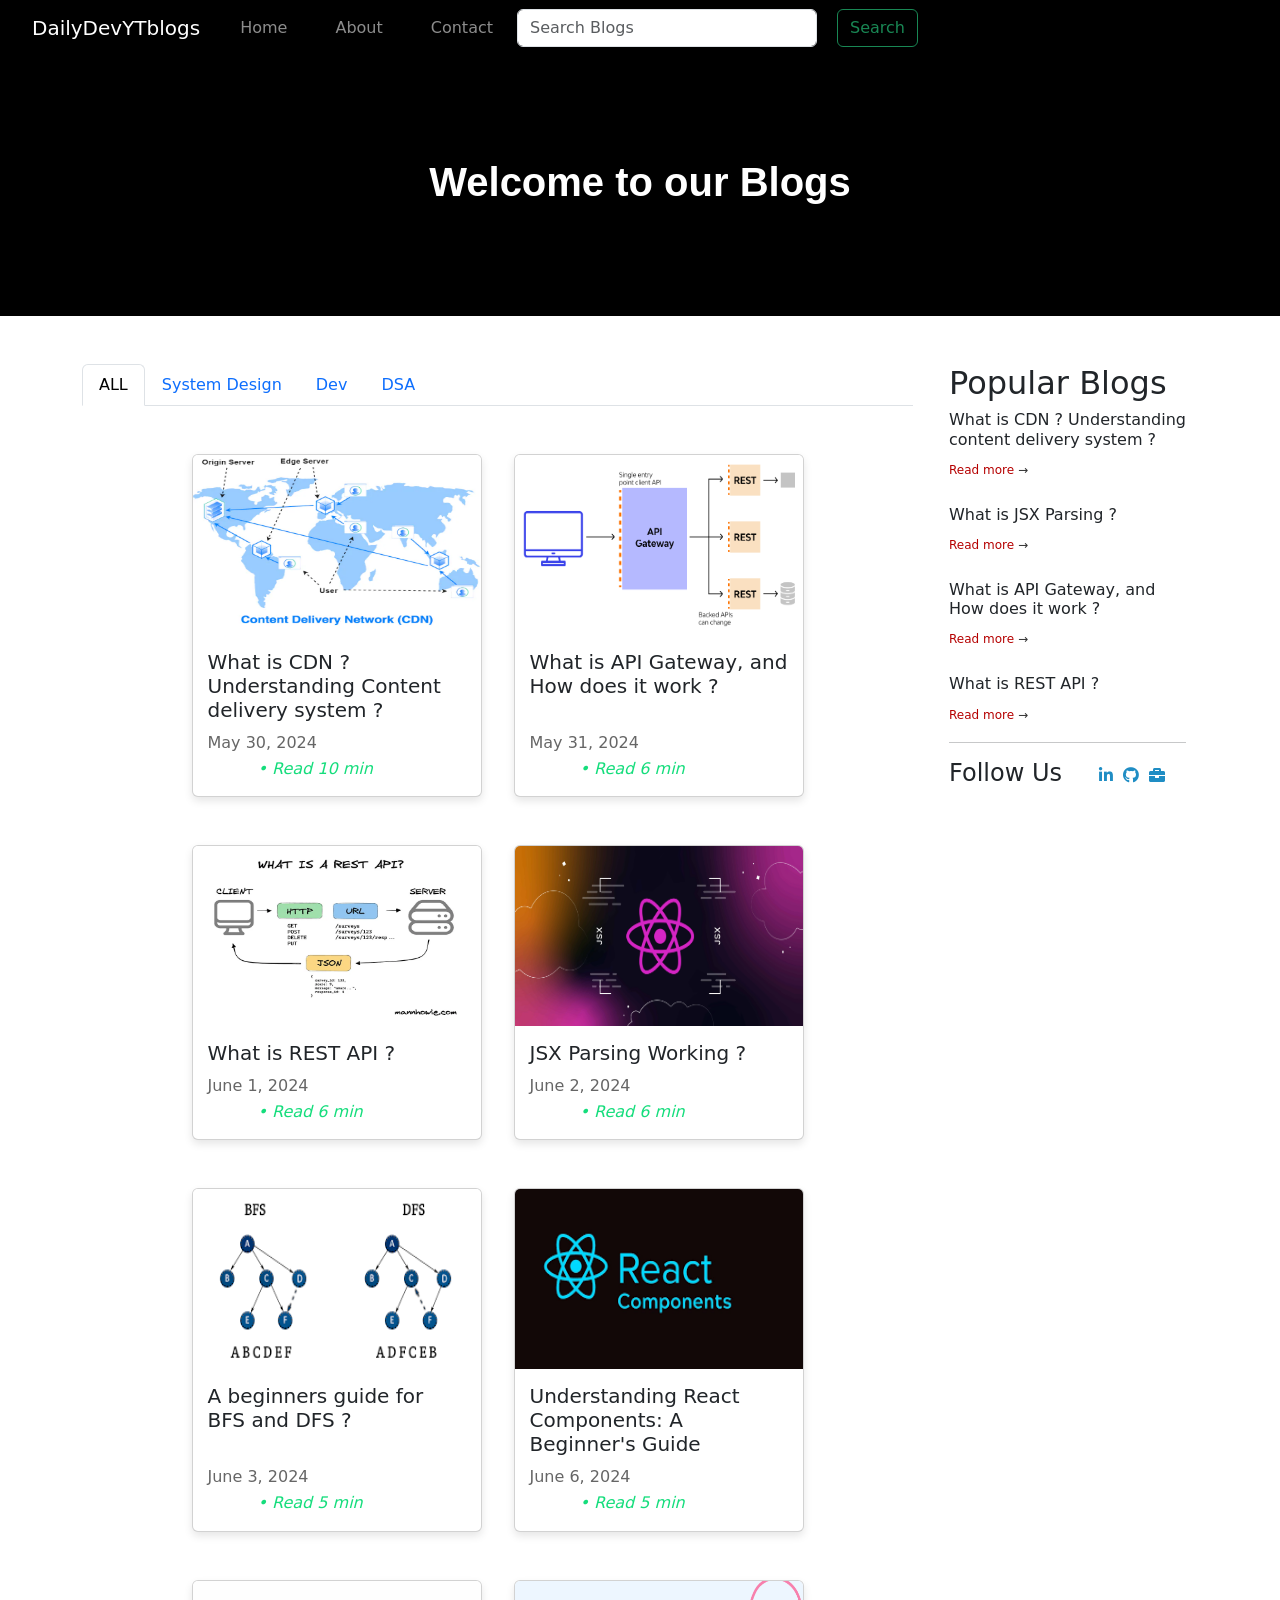
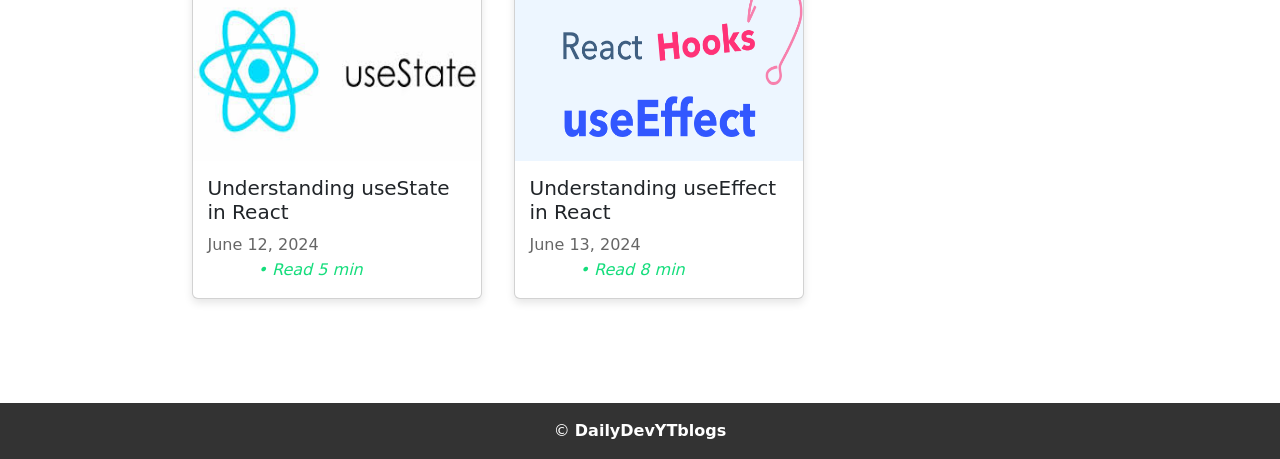
<file: blogs.html>
<!DOCTYPE html>
<html lang="en">

<head>
    <meta charset="UTF-8">
    <meta name="viewport" content="width=device-width, initial-scale=1.0">
    <title>YashThakareblogs</title>
    <link href="assets/css/blogs.css" rel="stylesheet">
    <!-- Vendor CSS Files -->
    <link href="assets/vendor/aos/aos.css" rel="stylesheet">
    <link href="assets/vendor/bootstrap/css/bootstrap.min.css" rel="stylesheet">
    <link href="assets/vendor/bootstrap-icons/bootstrap-icons.css" rel="stylesheet">
    <link href="assets/vendor/boxicons/css/boxicons.min.css" rel="stylesheet">
    <link href="assets/vendor/glightbox/css/glightbox.min.css" rel="stylesheet">
    <link href="assets/vendor/swiper/swiper-bundle.min.css" rel="stylesheet">
    <script src="https://ajax.googleapis.com/ajax/libs/jquery/3.7.1/jquery.min.js"></script>
    <!-- Favicons -->
    <link href="../assets/img/favicon.png" rel="icon">
    <link href="../assets/img/favicon.png" rel="apple-touch-icon">
    <link rel="stylesheet" href="https://cdnjs.cloudflare.com/ajax/libs/font-awesome/5.15.4/css/all.min.css">
</head>

<body>
    <nav class="navbar navbar-expand-lg navbar-dark bg-black">
        <div class="container-fluid">
            <a class="navbar-brand" href="#">DailyDevYTblogs</a>
            <button class="navbar-toggler" type="button" data-toggle="collapse" data-target="#navbarNavDropdown"
                aria-controls="navbarNavDropdown" aria-expanded="false" aria-label="Toggle navigation">
                <span class="navbar-toggler-icon"></span>
            </button>
            <div class="collapse navbar-collapse " id="navbarNavDropdown">
                <ul class="navbar-nav ">
                    <li class="nav-item">
                        <a class="nav-link" href="./index.html">Home</a>
                    </li>
                </ul>
                <ul class="navbar-nav"> 
                    <li class="nav-item">
                        <a class="nav-link" href="./index.html">About</a>
                    </li>
                    <li class="nav-item">
                        <a class="nav-link" href="./index.html">Contact</a>
                    </li>
                </ul>
                <form class="form-inline d-inline-flex my-2 my-lg-0">
                    <input class="form-control mr-sm-2" type="search" placeholder="Search Blogs" aria-label="Search" style="margin-right: 20px;width: 300px;"> 
                    <button class="btn btn-outline-success my-2 my-sm-0" type="submit">Search</button>
                </form>
            </div>
        </div>
    </nav>
    



    <div class="info bg-black p-5 ">
        <div>
            <h1 class="">Welcome to our Blogs</h1>
        </div>

    </div>


    <div class="container mt-4">
        <div class="row">
            <div class="col-md-9">
                <br>
                <ul class="nav nav-tabs" id="myTab" role="tablist">
                    <li class="nav-item" role="presentation">
                        <a class="nav-link active" id="all-tab" data-toggle="tab" href="#all" role="tab"
                            aria-controls="all" aria-selected="true">ALL</a>
                    </li>
                    <li class="nav-item" role="presentation">
                        <a class="nav-link" id="system-design-tab" data-toggle="tab" href="#system-design" role="tab"
                            aria-controls="system-design" aria-selected="false">System Design</a>
                    </li>
                    <li class="nav-item" role="presentation">
                        <a class="nav-link" id="dev-tab" data-toggle="tab" href="#dev" role="tab" aria-controls="dev"
                            aria-selected="false">Dev</a>
                    </li>
                    <li class="nav-item" role="presentation">
                        <a class="nav-link" id="dsa-tab" data-toggle="tab" href="#dsa" role="tab" aria-controls="dsa"
                            aria-selected="false">DSA</a>
                    </li>
                </ul>
                <div class="tab-content" id="myTabContent">
                    <div class="tab-pane fade show active" id="all" role="tabpanel" aria-labelledby="all-tab">
                        <main>
                            <div class="card mt-3">
                                <a href="./Blogs-System design/CDN_Concept.html">
                                    <img src="./Blogs-System design/assests/cdn.webp" alt="Blog Post Image">
                                </a>
                                <div class="card-content">
                                    <h5>What is CDN ? Understanding Content delivery system ?</h5>
                                    <p class="date">May 30, 2024 <span class="read-time">• Read 10 min</span></p>
                                </div>
                            </div>
                            <div class="card mt-3">
                                <a href="./Blogs-System design/API_Gateway.html">
                                    <img src="./Blogs-System design/assests/643fd2fde829634fa4f769a0_6178d93647ddf9f443e800f4_API Gateway example.png"
                                        alt="Blog Post Image">
                                </a>
                                <div class="card-content">
                                    <h5>What is API Gateway, and How does it work ?</h5>
                                    <p class="date">May 31, 2024 <span class="read-time">• Read 6 min</span></p>
                                </div>
                            </div>
                            <div class="card mt-3">
                                <a href="./Blogs-System design/REST_API.html">
                                    <img src="./Blogs-System design/assests/0_1xZszp_OqUMrfRsV.webp"
                                        alt="Blog Post Image">
                                </a>
                                <div class="card-content">
                                    <h5>What is REST API ?</h5>
                                    <p class="date">June 1, 2024 <span class="read-time">• Read 6 min</span></p>
                                </div>
                            </div>
                            <div class="card mt-3">
                                <a href="./React-blogs/JSX_Parsing.html">
                                    <img src="./React-blogs/assests/react-must-be-in-scope-when-using-jsx.jpg"
                                        alt="Blog Post Image">
                                </a>
                                <div class="card-content">
                                    <h5>JSX Parsing Working ?</h5>
                                    <p class="date">June 2, 2024 <span class="read-time">• Read 6 min</span></p>
                                </div>
                            </div>
                            <div class="card mt-3">
                                <a href="./Blogs-DSA/DFS&BFS_Concept.html">
                                    <img src="./Blogs-DSA/download.png" alt="Blog Post Image">
                                </a>
                                <div class="card-content">
                                    <h5>A beginners guide for BFS and DFS ?</h5>
                                    <p class="date">June 3, 2024 <span class="read-time">• Read 5 min</span></p>
                                </div>
                            </div>
                            <div class="card mt-3">
                                <a href="./React-blogs/React_Components.html">
                                    <img src="./React-blogs/assests/reactcomp.png" alt="Blog Post Image">
                                </a>
                                <div class="card-content">
                                    <h5>Understanding React Components: A Beginner's Guide </h5>
                                    <p class="date">June 6, 2024 <span class="read-time">• Read 5 min</span></p>
                                </div>
                            </div>
                            <div class="card mt-3">
                                <a href="./React-blogs/UseState.html">
                                    <img src="./React-blogs/assests/usestate.jpeg" alt="Blog Post Image">
                                </a>
                                <div class="card-content">
                                    <h5>Understanding useState in React </h5>
                                    <p class="date">June 12, 2024 <span class="read-time">• Read 5 min</span></p>
                                </div>
                            </div>
                            <div class="card mt-3">
                                <a href="./React-blogs/UseEffect.html">
                                    <img src="./React-blogs/assests/useEffect-hook.png" alt="Blog Post Image">
                                </a>
                                <div class="card-content">
                                    <h5>Understanding useEffect in React </h5>
                                    <p class="date">June 13, 2024 <span class="read-time">• Read 8 min</span></p>
                                </div>
                            </div>
                           
                        </main>
                        <div id="all-pagination" class="pagination-container"></div>
                    </div>
                    <div class="tab-pane fade" id="system-design" role="tabpanel" aria-labelledby="system-design-tab">
                        <main>
                            <div class="card mt-3">
                                <a href="./Blogs-System design/CDN_Concept.html">
                                    <img src="./Blogs-System design/assests/cdn.webp" alt="Blog Post Image">
                                </a>
                                <div class="card-content">
                                    <h5>What is CDN ? Understanding Content delivery system ?</h5>
                                    <p class="date">May 30, 2024 <span class="read-time">• Read 10 min</span></p>
                                </div>
                            </div>
                            <div class="card mt-3">
                                <a href="./Blogs-System design/API_Gateway.html">
                                    <img src="./Blogs-System design/assests/643fd2fde829634fa4f769a0_6178d93647ddf9f443e800f4_API Gateway example.png"
                                        alt="Blog Post Image">
                                </a>
                                <div class="card-content">
                                    <h5>What is API Gateway, and How does it work ?</h5>
                                    <p class="date">May 31, 2024 <span class="read-time">• Read 6 min</span></p>
                                </div>
                            </div>
                            <div class="card mt-3">
                                <a href="./Blogs-System design/REST_API.html">
                                    <img src="./Blogs-System design/assests/0_1xZszp_OqUMrfRsV.webp"
                                        alt="Blog Post Image">
                                </a>
                                <div class="card-content">
                                    <h5>What is REST API ?</h5>
                                    <p class="date">June 1, 2024 <span class="read-time">• Read 6 min</span></p>
                                </div>
                            </div>
                        </main>
                    </div>
                    <div class="tab-pane fade" id="dev" role="tabpanel" aria-labelledby="dev-tab">
                        <main>
                            <div class="card mt-3">
                                <a href="./React-blogs/JSX_Parsing.html">
                                    <img src="./React-blogs/assests/react-must-be-in-scope-when-using-jsx.jpg"
                                        alt="Blog Post Image">
                                </a>
                                <div class="card-content">
                                    <h5>JSX Parsing Working ?</h5>
                                    <p class="date">June 2, 2024 <span class="read-time">• Read 6 min</span></p>
                                </div>
                            </div>
                            <div class="card mt-3">
                                <a href="./React-blogs/React_Components.html">
                                    <img src="./React-blogs/assests/reactcomp.png" alt="Blog Post Image">
                                </a>
                                <div class="card-content">
                                    <h5>Understanding React Components: A Beginner's Guide </h5>
                                    <p class="date">June 6, 2024 <span class="read-time">• Read 5 min</span></p>
                                </div>
                            </div>
                            <div class="card mt-3">
                                <a href="./React-blogs/UseState.html">
                                    <img src="./React-blogs/assests/usestate.jpeg" alt="Blog Post Image">
                                </a>
                                <div class="card-content">
                                    <h5>Understanding useState in React </h5>
                                    <p class="date">June 12, 2024 <span class="read-time">• Read 5 min</span></p>
                                </div>
                            </div>
                            <div class="card mt-3">
                                <a href="./React-blogs/UseEffect.html">
                                    <img src="./React-blogs/assests/useEffect-hook.png" alt="Blog Post Image">
                                </a>
                                <div class="card-content">
                                    <h5>Understanding useEffect in React </h5>
                                    <p class="date">June 13, 2024 <span class="read-time">• Read 8 min</span></p>
                                </div>
                            </div>
                        </main>
                    </div>
                    <div class="tab-pane fade" id="dsa" role="tabpanel" aria-labelledby="dsa-tab">
                        <main>
                            <div class="card mt-3">
                                <a href="./Blogs-DSA/DFS&BFS_Concept.html">
                                    <img src="./Blogs-DSA/download.png" alt="Blog Post Image">
                                </a>
                                <div class="card-content">
                                    <h5>A beginners guide for BFS and DFS ?</h5>
                                    <p class="date">June 3, 2024 <span class="read-time">• Read 5 min</span></p>
                                </div>
                            </div>
                        </main>
                    </div>
                </div>
            </div>
            <div class="col-md-3 p-4">
                <h2>Popular Blogs</h2>
                <div>
                    <h6>What is CDN ? Understanding content delivery system ?</h6>
                    <a href="./Blogs-System design/CDN_Concept.html" class="read-more">Read more</a>
                </div><br>
                <div>
                    <h6>What is JSX Parsing ?</h6>
                    <a href="./React-blogs/JSX_Parsing.html" class="read-more">Read more</a>
                </div><br>
                <div>
                    <h6>What is API Gateway, and How does it work ?</h6>
                    <a href="./Blogs-System design/API_Gateway.html" class="read-more">Read more</a>
                </div><br>
                <div>
                    <h6>What is REST API ?</h6>
                    <a href="./Blogs-System design/REST_API.html" class="read-more">Read more</a>
                </div>
                <hr>
                <h4 class="d-inline-flex ">Follow Us</h4>
                <ul class="social-profiles d-inline-flex">
                    <li class=""><a href="https://www.linkedin.com/in/yash-thakare01/"><i class="fab fa-linkedin-in"></i></a></li>
                    <li><a href="https://github.com/yashthakare93"><i class="fab fa-github"></i></a></li>
                    <li><a href="https://yashthakare93.github.io/"><i class="fas fa-briefcase"></i></a></li> 
                </ul>
            </div>
        </div>
    </div>
    <br><br><br>

    <footer id="footer">
        <div class="container">
            <div class="copyright">
                &copy; <strong><span>DailyDevYTblogs</span></strong>
            </div>
        </div>
    </footer>
    <script src="./React-blogs/assests/blog.js"></script>
    <script src="https://code.jquery.com/jquery-3.5.1.slim.min.js"></script>
    <script src="https://cdn.jsdelivr.net/npm/@popperjs/core@2.5.4/dist/umd/popper.min.js"></script>
    <script src="https://stackpath.bootstrapcdn.com/bootstrap/4.5.2/js/bootstrap.min.js"></script>


</body>

</html>
</file>
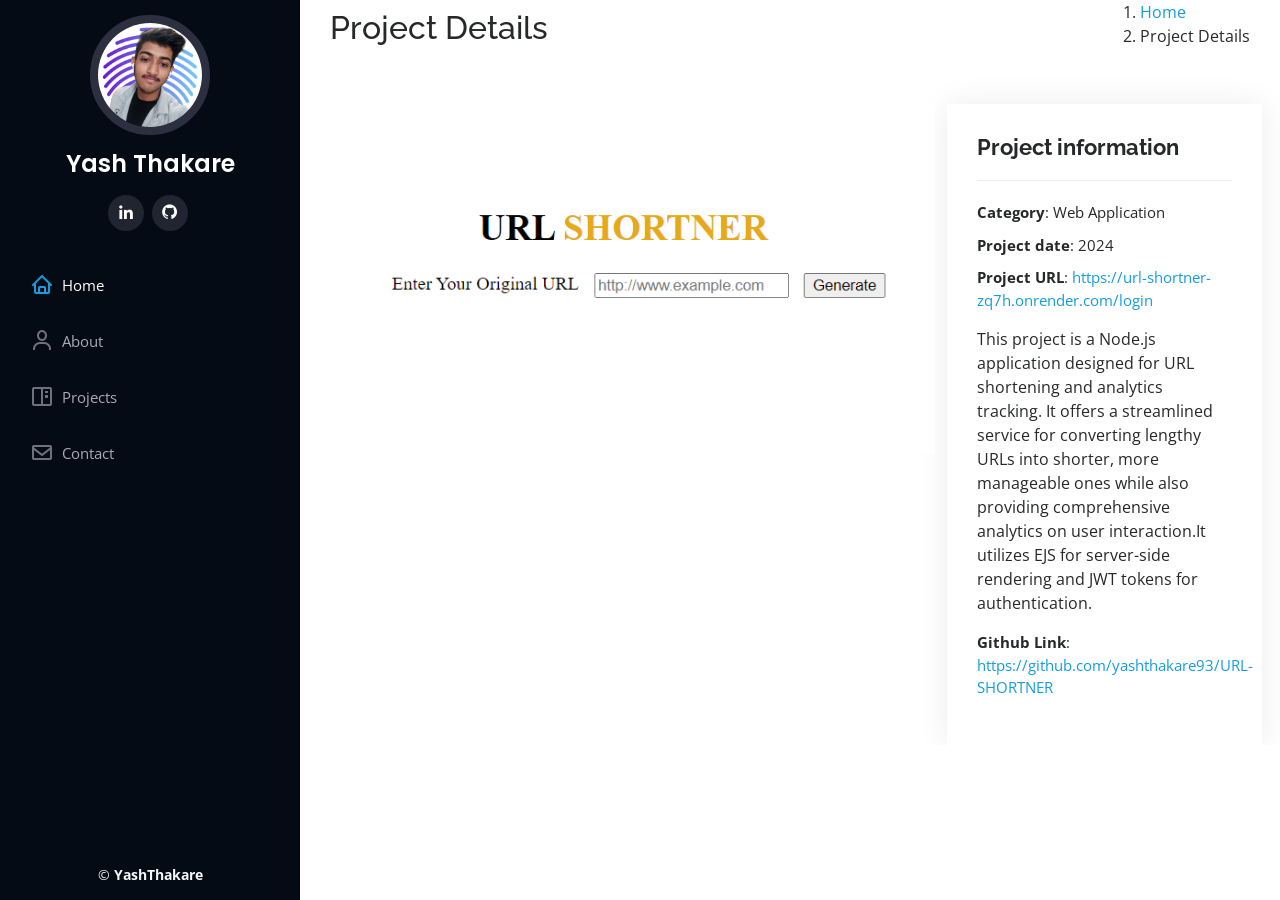
<file: urlshortner.html>
<!DOCTYPE html>
<html lang="en">

<head>
  <meta charset="utf-8">
  <meta content="width=device-width, initial-scale=1.0" name="viewport">
<!-- Google tag (gtag.js) -->
<script async src="https://www.googletagmanager.com/gtag/js?id=G-FGC8YMLPHJ"></script>
<script>
  window.dataLayer = window.dataLayer || [];
  function gtag(){dataLayer.push(arguments);}
  gtag('js', new Date());

  gtag('config', 'G-FGC8YMLPHJ');
</script>
  <title>Portfolio Details - iPortfolio Bootstrap Template</title>
  <meta content="" name="description">
  <meta content="" name="keywords">

  <!-- Favicons -->
  <link href="assets/img/favicon.png" rel="icon">
  <link href="assets/img/apple-touch-icon.png" rel="apple-touch-icon">

  <!-- Google Fonts -->
  <link
    href="https://fonts.googleapis.com/css?family=Open+Sans:300,300i,400,400i,600,600i,700,700i|Raleway:300,300i,400,400i,500,500i,600,600i,700,700i|Poppins:300,300i,400,400i,500,500i,600,600i,700,700i"
    rel="stylesheet">

  <!-- Vendor CSS Files -->
  <link href="assets/vendor/aos/aos.css" rel="stylesheet">
  <link href="assets/vendor/bootstrap/css/bootstrap.min.css" rel="stylesheet">
  <link href="assets/vendor/bootstrap-icons/bootstrap-icons.css" rel="stylesheet">
  <link href="assets/vendor/boxicons/css/boxicons.min.css" rel="stylesheet">
  <link href="assets/vendor/glightbox/css/glightbox.min.css" rel="stylesheet">
  <link href="assets/vendor/swiper/swiper-bundle.min.css" rel="stylesheet">

  <!-- Template Main CSS File -->
  <link href="assets/css/style.css" rel="stylesheet">

</head>

<body>

  <!-- ======= Mobile nav toggle button ======= -->
  <i class="bi bi-list mobile-nav-toggle d-xl-none"></i>

  <!-- ======= Header ======= -->
  <header id="header">
    <div class="d-flex flex-column">

      <div class="profile">
        <img src="assets/img/profile-pic.png" alt="" class="img-fluid rounded-circle">
        <h1 class="text-light"><a href="index.html">Yash Thakare</a></h1>
        <div class="social-links mt-3 text-center">
          <a href="https://www.linkedin.com/in/yash-thakare01/" class="linkedin" target="_blank"><i class="bx bxl-linkedin"></i></a>
          <a href="https://github.com/yashthakare93/" class="linkedin" target="_blank"><i class="bx bxl-github"></i></a>
        </div>
      </div>

      <nav id="navbar" class="nav-menu navbar">
        <ul>
          <li><a href="#hero" class="nav-link scrollto active"><i class="bx bx-home"></i> <span>Home</span></a></li>
          <li><a href="#about" class="nav-link scrollto"><i class="bx bx-user"></i> <span>About</span></a></li>
          <li><a href="#portfolio" class="nav-link scrollto"><i class="bx bx-book-content"></i>
              <span>Projects</span></a></li>
          <li><a href="#contact" class="nav-link scrollto"><i class="bx bx-envelope"></i> <span>Contact</span></a></li>
        </ul>
      </nav><!-- .nav-menu -->
    </div>
  </header><!-- End Header -->

  <main id="main">

    <!-- ======= Breadcrumbs ======= -->
    <section id="breadcrumbs" class="breadcrumbs">
      <div class="container">

        <div class="d-flex justify-content-between align-items-center">
          <h2>Project Details</h2>
          <ol>
            <li><a href="index.html">Home</a></li>
            <li>Project Details</li>
          </ol>
        </div>

      </div>
    </section><!-- End Breadcrumbs -->

    <!-- ======= Portfolio Details Section ======= -->
    <section id="portfolio-details" class="portfolio-details">
      <div class="container">

        <div class="row gy-4">

          <div class="col-lg-8">
            <div class="portfolio-details-slider swiper">
              <div class="swiper-wrapper align-items-center">
               
                <div class="swiper-slide ">
                  <img src="assets/img/p1.png" alt="" >
                </div>
               
              </div>
              <div class="swiper-pagination"></div>
            </div>
          </div>

          <div class="col-lg-4 portfolio-info">
            <h3>Project information</h3>
            <ul>
              <li><strong>Category</strong>: Web Application</li>
              <li><strong>Project date</strong>: 2024</li>
              <li><strong>Project URL</strong>: <a
                  href="https://url-shortner-zq7h.onrender.com/login" target="_blank" >https://url-shortner-zq7h.onrender.com/login</a>
              </li>
            </ul>

            <p>
              This project is a Node.js application designed for URL shortening and analytics tracking. It offers a
              streamlined service for converting lengthy URLs into shorter, more manageable ones while also providing
              comprehensive analytics on user interaction.It utilizes EJS for server-side rendering and JWT tokens for
              authentication.
            </p>
            <ul>
              <li><strong>Github Link</strong>: <a href="https://github.com/yashthakare93/URL-SHORTNER" target="_blank">
                  https://github.com/yashthakare93/URL-SHORTNER</a>
              </li>
            </ul>

          </div>


        </div>

      </div>
    </section><!-- End Portfolio Details Section -->

  </main><!-- End #main -->

  <!-- ======= Footer ======= -->
  <footer id="footer">
    <div class="container">
      <div class="copyright">
        &copy; <strong><span>YashThakare</span></strong>
      </div>
    </div>
  </footer><!-- End  Footer -->

  <a href="#" class="back-to-top d-flex align-items-center justify-content-center"><i
      class="bi bi-arrow-up-short"></i></a>

  <!-- Vendor JS Files -->
  <script src="assets/vendor/purecounter/purecounter_vanilla.js"></script>
  <script src="assets/vendor/aos/aos.js"></script>
  <script src="assets/vendor/bootstrap/js/bootstrap.bundle.min.js"></script>
  <script src="assets/vendor/glightbox/js/glightbox.min.js"></script>
  <script src="assets/vendor/isotope-layout/isotope.pkgd.min.js"></script>
  <script src="assets/vendor/swiper/swiper-bundle.min.js"></script>
  <script src="assets/vendor/typed.js/typed.umd.js"></script>
  <script src="assets/vendor/waypoints/noframework.waypoints.js"></script>
  <script src="assets/vendor/php-email-form/validate.js"></script>

  <!-- Template Main JS File -->
  <script src="assets/js/main.js"></script>

</body>

</html>
</file>
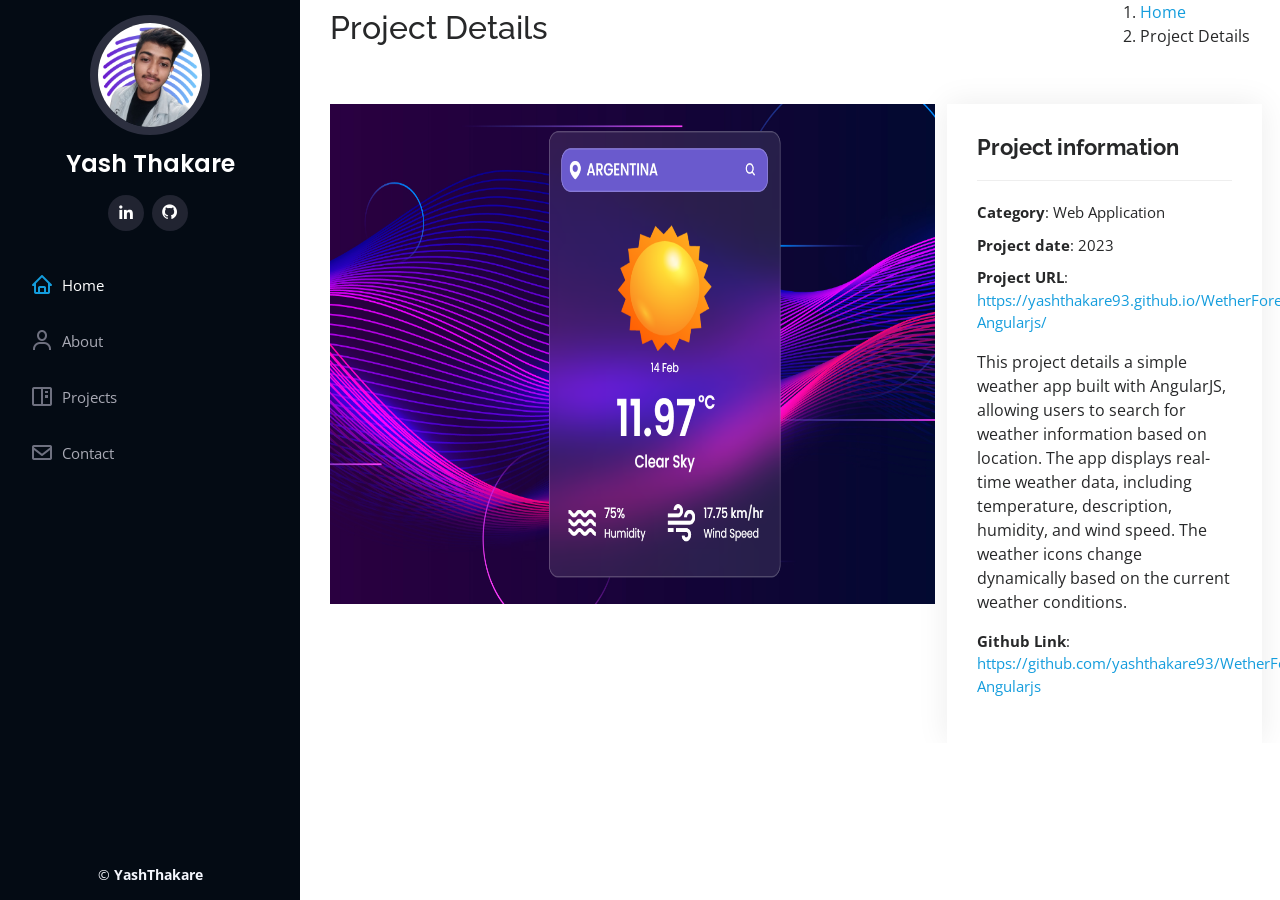
<file: weatherforecastingapp.html>
<!DOCTYPE html>
<html lang="en">

<head>
    <meta charset="utf-8">
    <meta content="width=device-width, initial-scale=1.0" name="viewport">
<!-- Google tag (gtag.js) -->
<script async src="https://www.googletagmanager.com/gtag/js?id=G-FGC8YMLPHJ"></script>
<script>
  window.dataLayer = window.dataLayer || [];
  function gtag(){dataLayer.push(arguments);}
  gtag('js', new Date());

  gtag('config', 'G-FGC8YMLPHJ');
</script>
    <title>Portfolio Details - iPortfolio Bootstrap Template</title>
    <meta content="" name="description">
    <meta content="" name="keywords">

    <!-- Favicons -->
    <link href="assets/img/favicon.png" rel="icon">
    <link href="assets/img/apple-touch-icon.png" rel="apple-touch-icon">

    <!-- Google Fonts -->
    <link
        href="https://fonts.googleapis.com/css?family=Open+Sans:300,300i,400,400i,600,600i,700,700i|Raleway:300,300i,400,400i,500,500i,600,600i,700,700i|Poppins:300,300i,400,400i,500,500i,600,600i,700,700i"
        rel="stylesheet">

    <!-- Vendor CSS Files -->
    <link href="assets/vendor/aos/aos.css" rel="stylesheet">
    <link href="assets/vendor/bootstrap/css/bootstrap.min.css" rel="stylesheet">
    <link href="assets/vendor/bootstrap-icons/bootstrap-icons.css" rel="stylesheet">
    <link href="assets/vendor/boxicons/css/boxicons.min.css" rel="stylesheet">
    <link href="assets/vendor/glightbox/css/glightbox.min.css" rel="stylesheet">
    <link href="assets/vendor/swiper/swiper-bundle.min.css" rel="stylesheet">

    <!-- Template Main CSS File -->
    <link href="assets/css/style.css" rel="stylesheet">

</head>

<body>

    <!-- ======= Mobile nav toggle button ======= -->
    <i class="bi bi-list mobile-nav-toggle d-xl-none"></i>

    <!-- ======= Header ======= -->
    <header id="header">
        <div class="d-flex flex-column">

            <div class="profile">
                <img src="assets/img/profile-pic.png" alt="" class="img-fluid rounded-circle">
                <h1 class="text-light"><a href="index.html">Yash Thakare</a></h1>
                <div class="social-links mt-3 text-center">
                    <a href="https://www.linkedin.com/in/yash-thakare01/" class="linkedin" target="_blank"><i class="bx bxl-linkedin"></i></a>
                    <a href="https://github.com/yashthakare93/" class="linkedin" target="_blank"><i class="bx bxl-github"></i></a>
                </div>
            </div>

            <nav id="navbar" class="nav-menu navbar">
                <ul>
                    <li><a href="#hero" class="nav-link scrollto active"><i class="bx bx-home"></i>
                            <span>Home</span></a></li>
                    <li><a href="#about" class="nav-link scrollto"><i class="bx bx-user"></i> <span>About</span></a>
                    </li>
                    <li><a href="#portfolio" class="nav-link scrollto"><i class="bx bx-book-content"></i>
                            <span>Projects</span></a></li>
                    <li><a href="#contact" class="nav-link scrollto"><i class="bx bx-envelope"></i>
                            <span>Contact</span></a></li>
                </ul>
            </nav><!-- .nav-menu -->
        </div>
    </header><!-- End Header -->

    <main id="main">

        <!-- ======= Breadcrumbs ======= -->
        <section id="breadcrumbs" class="breadcrumbs">
            <div class="container">

                <div class="d-flex justify-content-between align-items-center">
                    <h2>Project Details</h2>
                    <ol>
                        <li><a href="index.html">Home</a></li>
                        <li>Project Details</li>
                    </ol>
                </div>

            </div>
        </section><!-- End Breadcrumbs -->

        <!-- ======= Portfolio Details Section ======= -->
        <section id="portfolio-details" class="portfolio-details">
            <div class="container">

                <div class="row gy-4">

                    <div class="col-lg-8">
                        <div class="portfolio-details-slider swiper">
                            <div class="swiper-wrapper align-items-center">
                                <div class="swiper-slide">
                                    <img src="assets/img/p22.png" alt="" style="width: 680px;height: 500px;">
                                </div>
                                <div class="swiper-slide">
                                    <img src="assets/img/p2.png" alt="" style="width: 480px;height: 500px;">
                                </div>
                          

                            </div>
                            <div class="swiper-pagination"></div>
                        </div>
                    </div>

                    <div class="col-lg-4 portfolio-info">
                        <h3>Project information</h3>
                        <ul>
                            <li><strong>Category</strong>: Web Application</li>
                            <li><strong>Project date</strong>: 2023</li>
                            <li><strong>Project URL</strong>: <a
                                    href="https://yashthakare93.github.io/WetherForecast-Angularjs/" target="_blank">https://yashthakare93.github.io/WetherForecast-Angularjs/</a>
                            </li>
                        </ul>

                        <p>
                            This project details a simple weather app built with AngularJS, allowing users to search for
                            weather
                            information based on location. The app displays real-time weather data, including
                            temperature,
                            description, humidity, and wind speed. The weather icons change dynamically based on the
                            current weather
                            conditions.
                        </p>
                        <ul>
                            <li><strong>Github Link</strong>: <a href="https://github.com/yashthakare93/WetherForecast-Angularjs" target="_blank">https://github.com/yashthakare93/WetherForecast-Angularjs</a>
                            </li>
                        </ul>

                    </div>

                </div>

            </div>
        </section><!-- End Portfolio Details Section -->

    </main><!-- End #main -->

    <!-- ======= Footer ======= -->
    <footer id="footer">
        <div class="container">
          <div class="copyright">
            &copy; <strong><span>YashThakare</span></strong>
          </div>
        </div>
      </footer><!-- End  Footer -->

    <a href="#" class="back-to-top d-flex align-items-center justify-content-center"><i
            class="bi bi-arrow-up-short"></i></a>

    <!-- Vendor JS Files -->
    <script src="assets/vendor/purecounter/purecounter_vanilla.js"></script>
    <script src="assets/vendor/aos/aos.js"></script>
    <script src="assets/vendor/bootstrap/js/bootstrap.bundle.min.js"></script>
    <script src="assets/vendor/glightbox/js/glightbox.min.js"></script>
    <script src="assets/vendor/isotope-layout/isotope.pkgd.min.js"></script>
    <script src="assets/vendor/swiper/swiper-bundle.min.js"></script>
    <script src="assets/vendor/typed.js/typed.umd.js"></script>
    <script src="assets/vendor/waypoints/noframework.waypoints.js"></script>
    <script src="assets/vendor/php-email-form/validate.js"></script>

    <!-- Template Main JS File -->
    <script src="assets/js/main.js"></script>

</body>

</html>
</file>
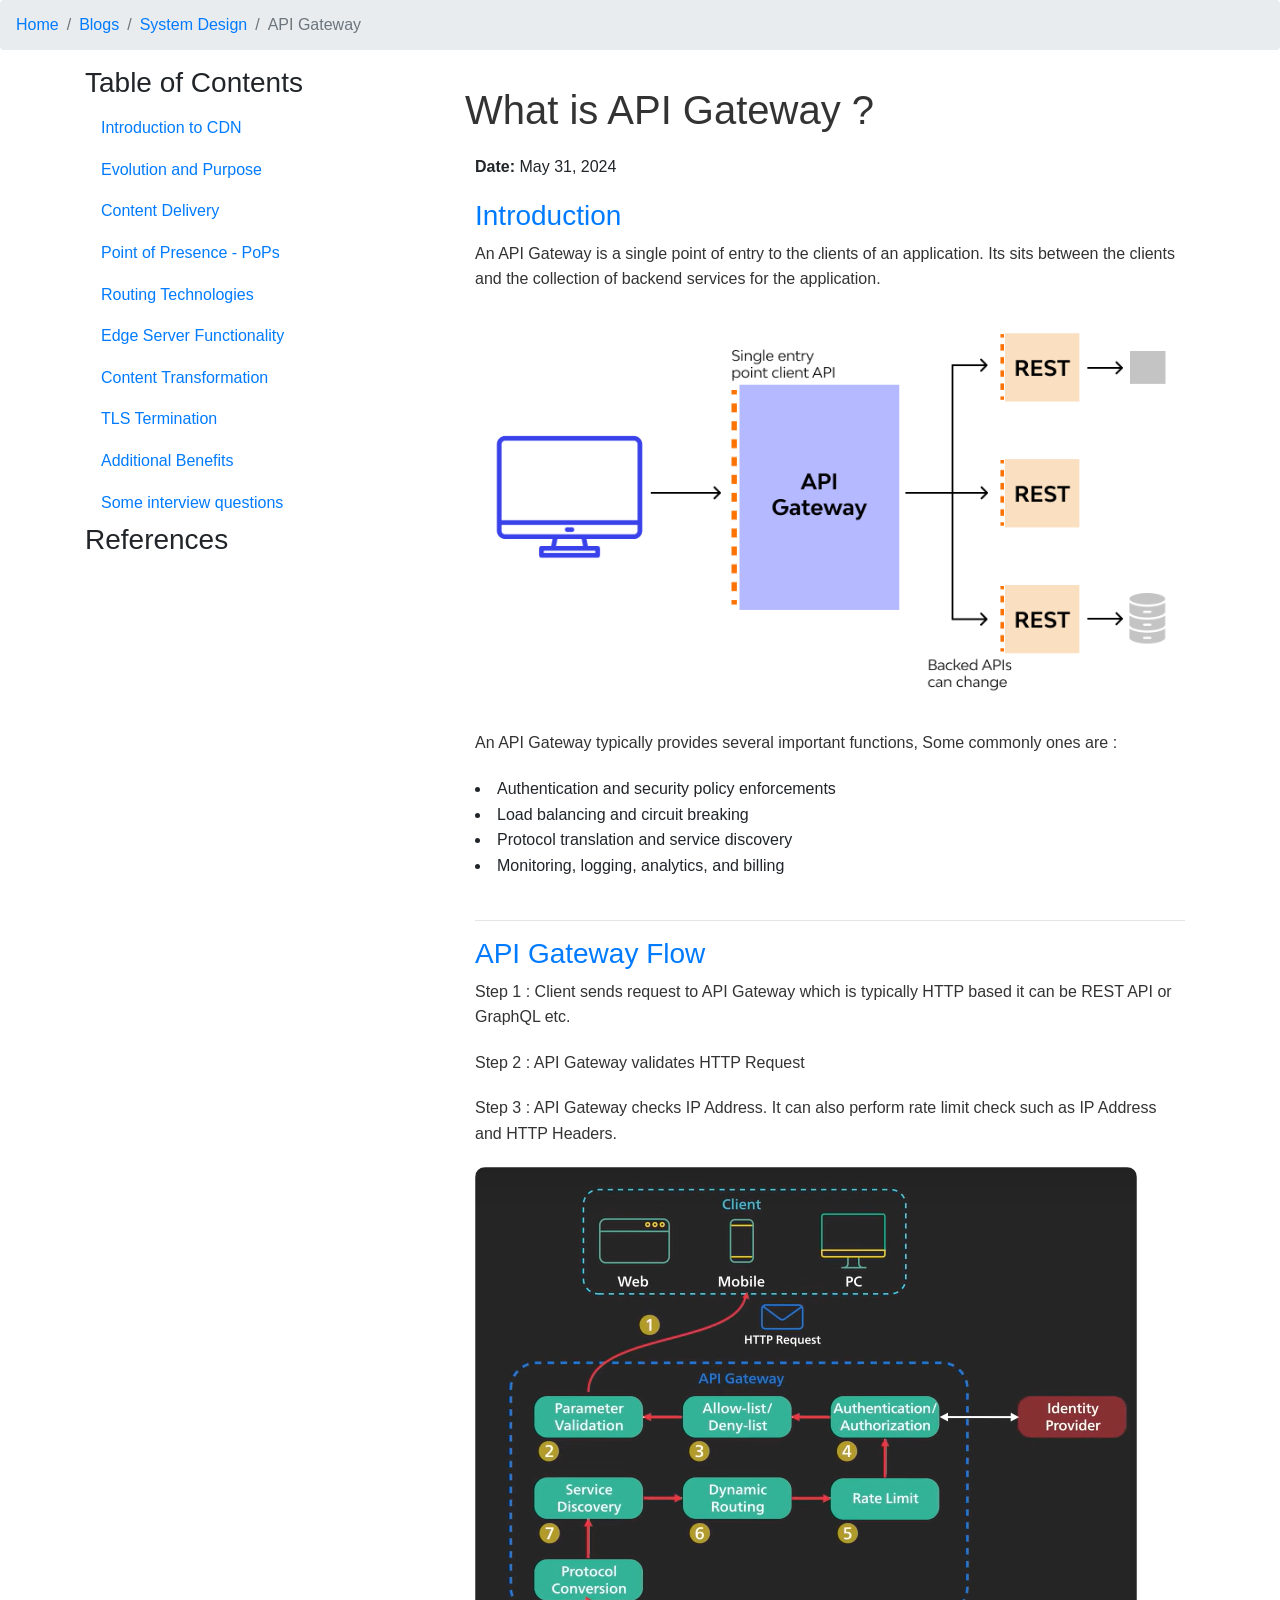
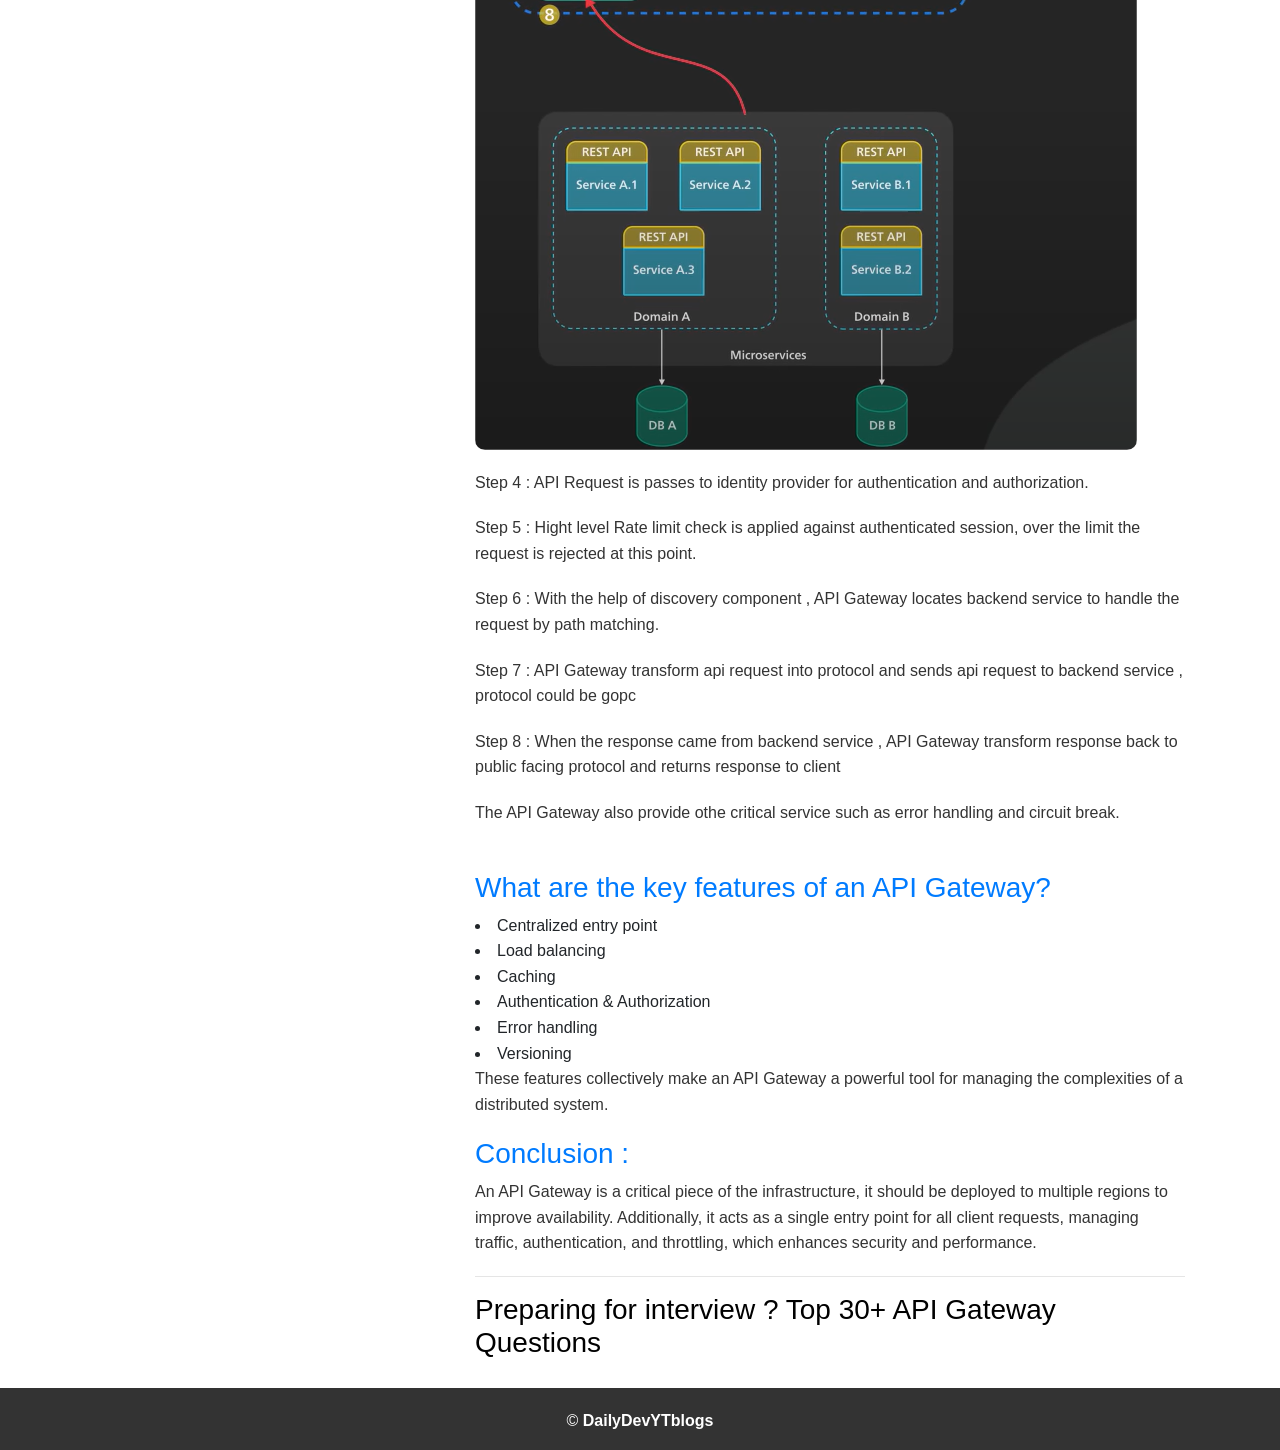
<file: Blogs-System design/API_Gateway.html>
<!DOCTYPE html>
<html lang="en">

<head>
    <meta charset="UTF-8">
    <meta name="viewport" content="width=device-width, initial-scale=1.0">
    <title>What is API Gateway</title>
    <!-- Bootstrap CSS -->
    <link href="https://stackpath.bootstrapcdn.com/bootstrap/4.5.2/css/bootstrap.min.css" rel="stylesheet">
    <!-- Custom CSS -->
    <link rel="stylesheet" href="./assests/blog.css">
    <link href="../assets/img/favicon.png" rel="icon">
    <link href="../assets/img/favicon.png" rel="apple-touch-icon">
</head>

<body>

    <!-- Breadcrumb -->
    <nav aria-label="breadcrumb">
        <ol class="breadcrumb">
            <li class="breadcrumb-item"><a href="../index.html">Home</a></li>
            <li class="breadcrumb-item"><a href="../blogs.html">Blogs</a></li>
            <li class="breadcrumb-item"><a href="../blogs.html">System Design</a></li>
            <li class="breadcrumb-item active" aria-current="page">API Gateway</li>
        </ol>
    </nav>

    <div class="container">
        <div class="row">
            <!-- Table of Contents -->
            <div class="col-0 col-md-4">
                <nav id="navbar-example3" class=" h-0 flex-column  pe-4 border-end">
                    <nav class="nav nav-pills flex-column">
                        <h3>Table of Contents</h3>
                        <a class="nav-link">Introduction to CDN</a>
                        
                            <a class="nav-link" >Evolution and Purpose</a>
                        
                        <a class="nav-link">Content Delivery</a>
                        <a class="nav-link">Point of Presence - PoPs</a>
                        <a class="nav-link">Routing Technologies</a>
                        <a class="nav-link">Edge Server Functionality</a>
                        <a class="nav-link">Content Transformation</a>
                        <a class="nav-link">TLS Termination</a>
                        <a class="nav-link">Additional Benefits</a>
                        <a class="nav-link">Some interview questions</a>

                    </nav>
                    </nav>
                <!-- References -->
                <nav id="references" class="h-70 flex-column align-items-stretch pe-4 border-end d-none d-md-flex">
                    <nav class="nav nav-pills flex-column">
                        <h3>References</h3>
                        <li>
                            <!-- Add your references here -->
                            <iframe width="250" height="165"
                                src="https://www.youtube.com/embed/6ULyxuHKxg8?si=4yfK7u0zv-Ym-S36"
                                title="YouTube video player" frameborder="0"
                                allow="accelerometer; autoplay; clipboard-write; encrypted-media; gyroscope; picture-in-picture; web-share"
                                referrerpolicy="strict-origin-when-cross-origin" allowfullscreen></iframe>
                        </li>
                    </nav>
            </div>

            <!-- Main Content -->
            <div class="col-12 col-md-8">
                <div data-bs-spy="scroll" data-bs-target="#toc" data-bs-smooth-scroll="true" class="scrollspy-example-2"
                    tabindex="0">
                    <!-- Blog Title -->
                    <h1 class="blog-title">What is API Gateway ?</h1>
                    <div class="blog-post">
                        <!-- Post Header -->
                        <div class="post-header" id="section-1">
                            <!-- Date or other meta information -->
                            <p><strong>Date:</strong> May 31, 2024</p>
                        </div>
                        <!-- Post Content -->
                        <div class="post-content">
                            <!-- Add your content here -->
                            <h3>Introduction</h3>
                            <p>An API Gateway is a single point of entry to the clients of an application. Its sits
                                between the clients and the collection of backend services for the application.</p>
                            <img src="./assests/643fd2fde829634fa4f769a0_6178d93647ddf9f443e800f4_API Gateway example.png"
                                alt="">
                               
                            <p>An API Gateway typically provides several important functions, Some commonly ones are :</p>
                            
                            <li>Authentication and security policy enforcements</li>
                            <li>Load balancing and circuit breaking</li>
                            <li>Protocol translation and service discovery</li>
                            <li>Monitoring, logging, analytics, and billing</li><br><hr>
                            <h3>API Gateway Flow</h3>
                            <p>Step 1 : Client sends request to API Gateway which is typically HTTP based it can be REST API or GraphQL etc.</p>
                            <p>Step 2 : API Gateway validates HTTP Request</p>
                            <p>Step 3 : API Gateway checks IP Address. It can also perform rate limit check such as IP Address and HTTP Headers. </p>
                            <img src="./assests/api-gateway-flow.png" alt="">
                            <p>Step 4 : API Request is passes to identity provider for authentication and authorization. </p>
                            <p>Step 5 : Hight level Rate limit check is applied against authenticated session, over the limit the request is rejected at this point.</p>
                            <p>Step 6 : With the help of discovery component , API Gateway locates backend service to handle the request by path matching.</p>
                            <p>Step 7 : API Gateway transform api request into protocol and sends api request to backend service , protocol could be gopc </p>
                            <p>Step 8 : When the response came from backend service , API Gateway transform response back to public facing protocol and returns response to client </p>
                            
                            <p>The API Gateway also provide othe critical service such as error handling and circuit break.</p>
                            <br>
                            <h3>What are the key features of an API Gateway?</h3>
                            <li>Centralized entry point</li>
                            <li>Load balancing</li>
                            <li>Caching</li>
                            <li>Authentication & Authorization</li>
                            <li>Error handling </li>
                            <li>Versioning</li>
                            <p>These features collectively make an API Gateway a powerful tool for managing the complexities of a distributed system.</p>
                            <h3>Conclusion :</h3>
                            <p>An API Gateway is a critical piece of the infrastructure, it should be deployed to multiple regions to improve availability. Additionally, it acts as a single entry point for all client requests, managing traffic, authentication, and throttling, which enhances security and performance.</p>
                            <nav id="references" class="h-70 flex-column align-items-stretch pe-4 border-end d-md-none">
                                <nav class="nav nav-pills flex-column">
                                    <h3>References</h3>
                                    <li>
                                        <!-- Add your references here -->
                                        <iframe width="250" height="165"
                                            src="https://www.youtube.com/embed/6ULyxuHKxg8?si=4yfK7u0zv-Ym-S36"
                                            title="YouTube video player" frameborder="0"
                                            allow="accelerometer; autoplay; clipboard-write; encrypted-media; gyroscope; picture-in-picture; web-share"
                                            referrerpolicy="strict-origin-when-cross-origin" allowfullscreen></iframe>
                                    </li>
                                </nav>
                                </nav><hr>
                            <a href="https://medium.com/@vadadoriyavivek5/mastering-api-gateway-30-interview-q-a-b4932ba1491c">
                                <h3 style="color: black;">Preparing for interview ? Top 30+ API Gateway Questions</h3>
                            </a>
                        </div>
                    </div>
                </div>
            </div>
        </div>
    </div>

    <!-- Footer -->
    <footer id="footer">
        <div class="containers">
            <div class="copyright">
                &copy; <strong><span>DailyDevYTblogs</span></strong>
            </div>
        </div>
    </footer>

    <!-- Bootstrap JS and dependencies -->
    <script src="https://code.jquery.com/jquery-3.5.1.slim.min.js"></script>
    <script src="https://cdn.jsdelivr.net/npm/@popperjs/core@2.5.4/dist/umd/popper.min.js"></script>
    <script src="https://stackpath.bootstrapcdn.com/bootstrap/4.5.2/js/bootstrap.min.js"></script>
    <!-- Custom JS -->
    <script src="./assests/blog.js"></script>
</body>

</html>
</file>
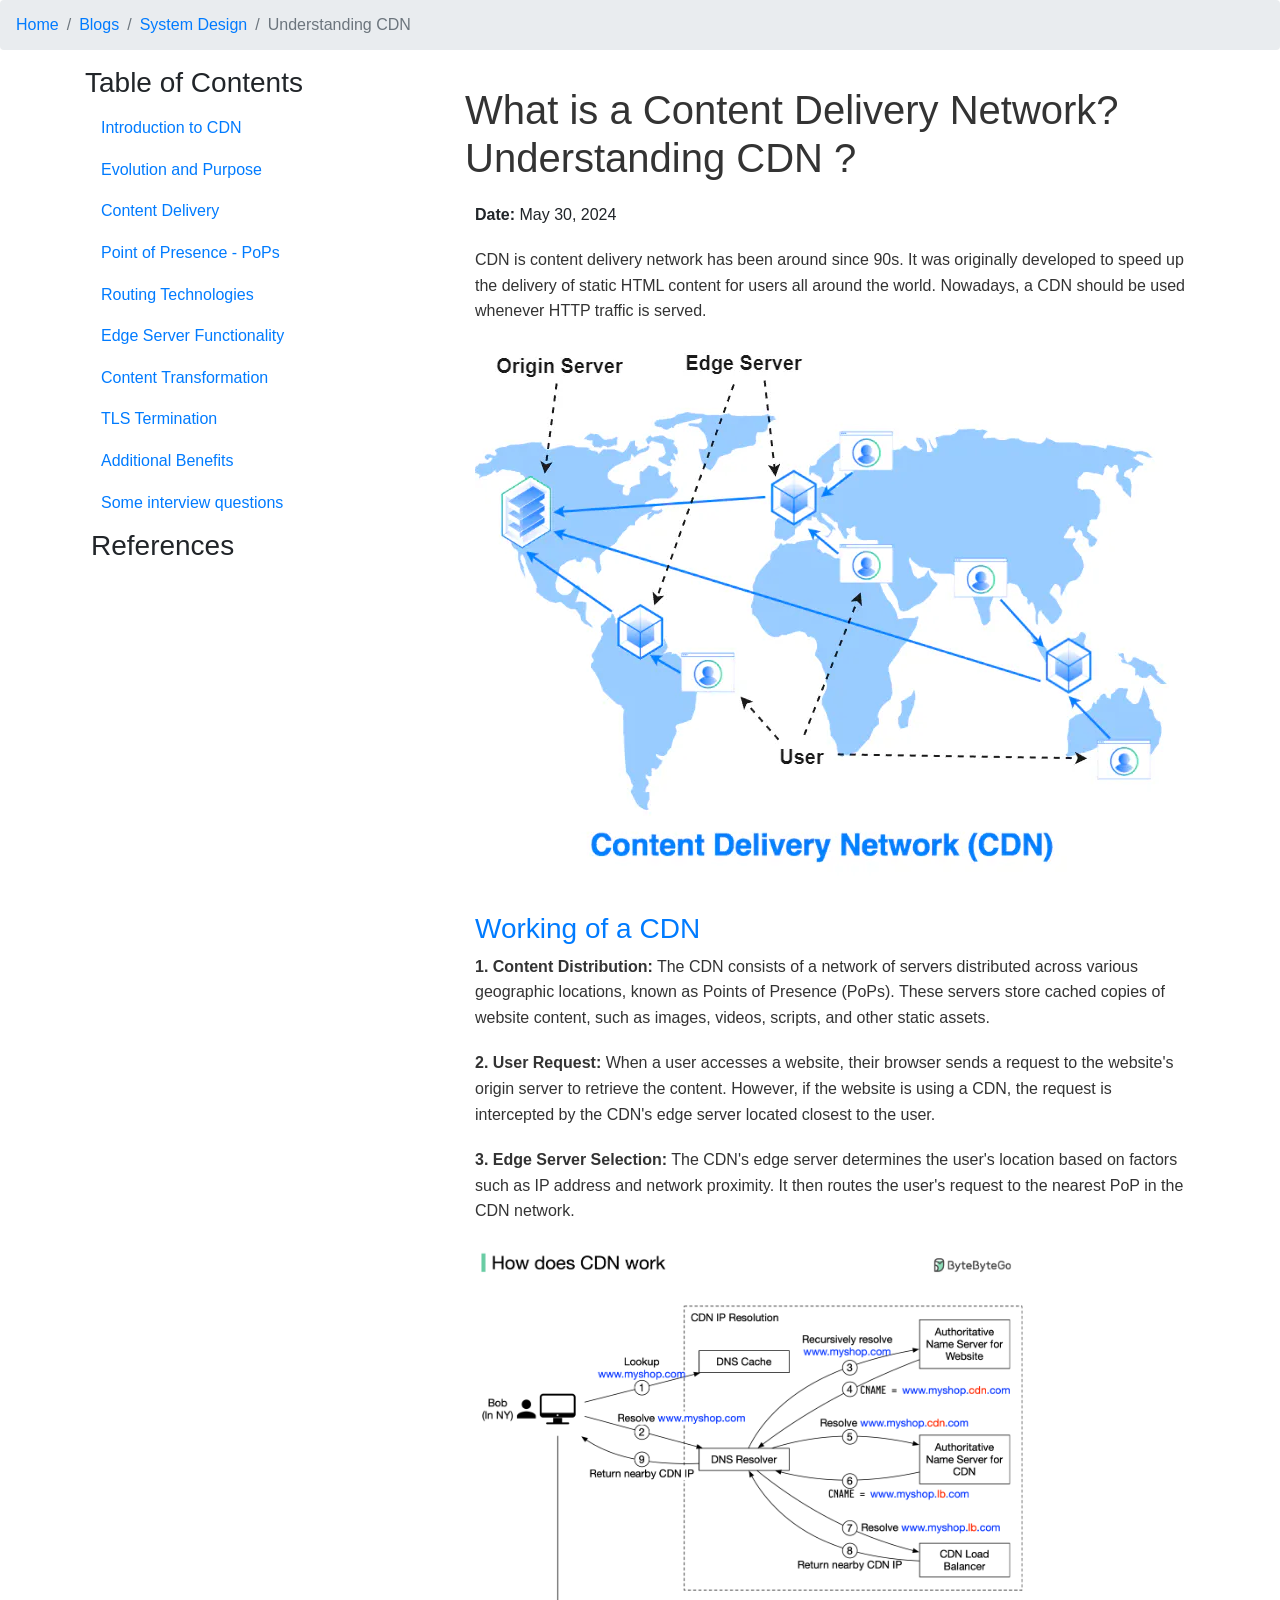
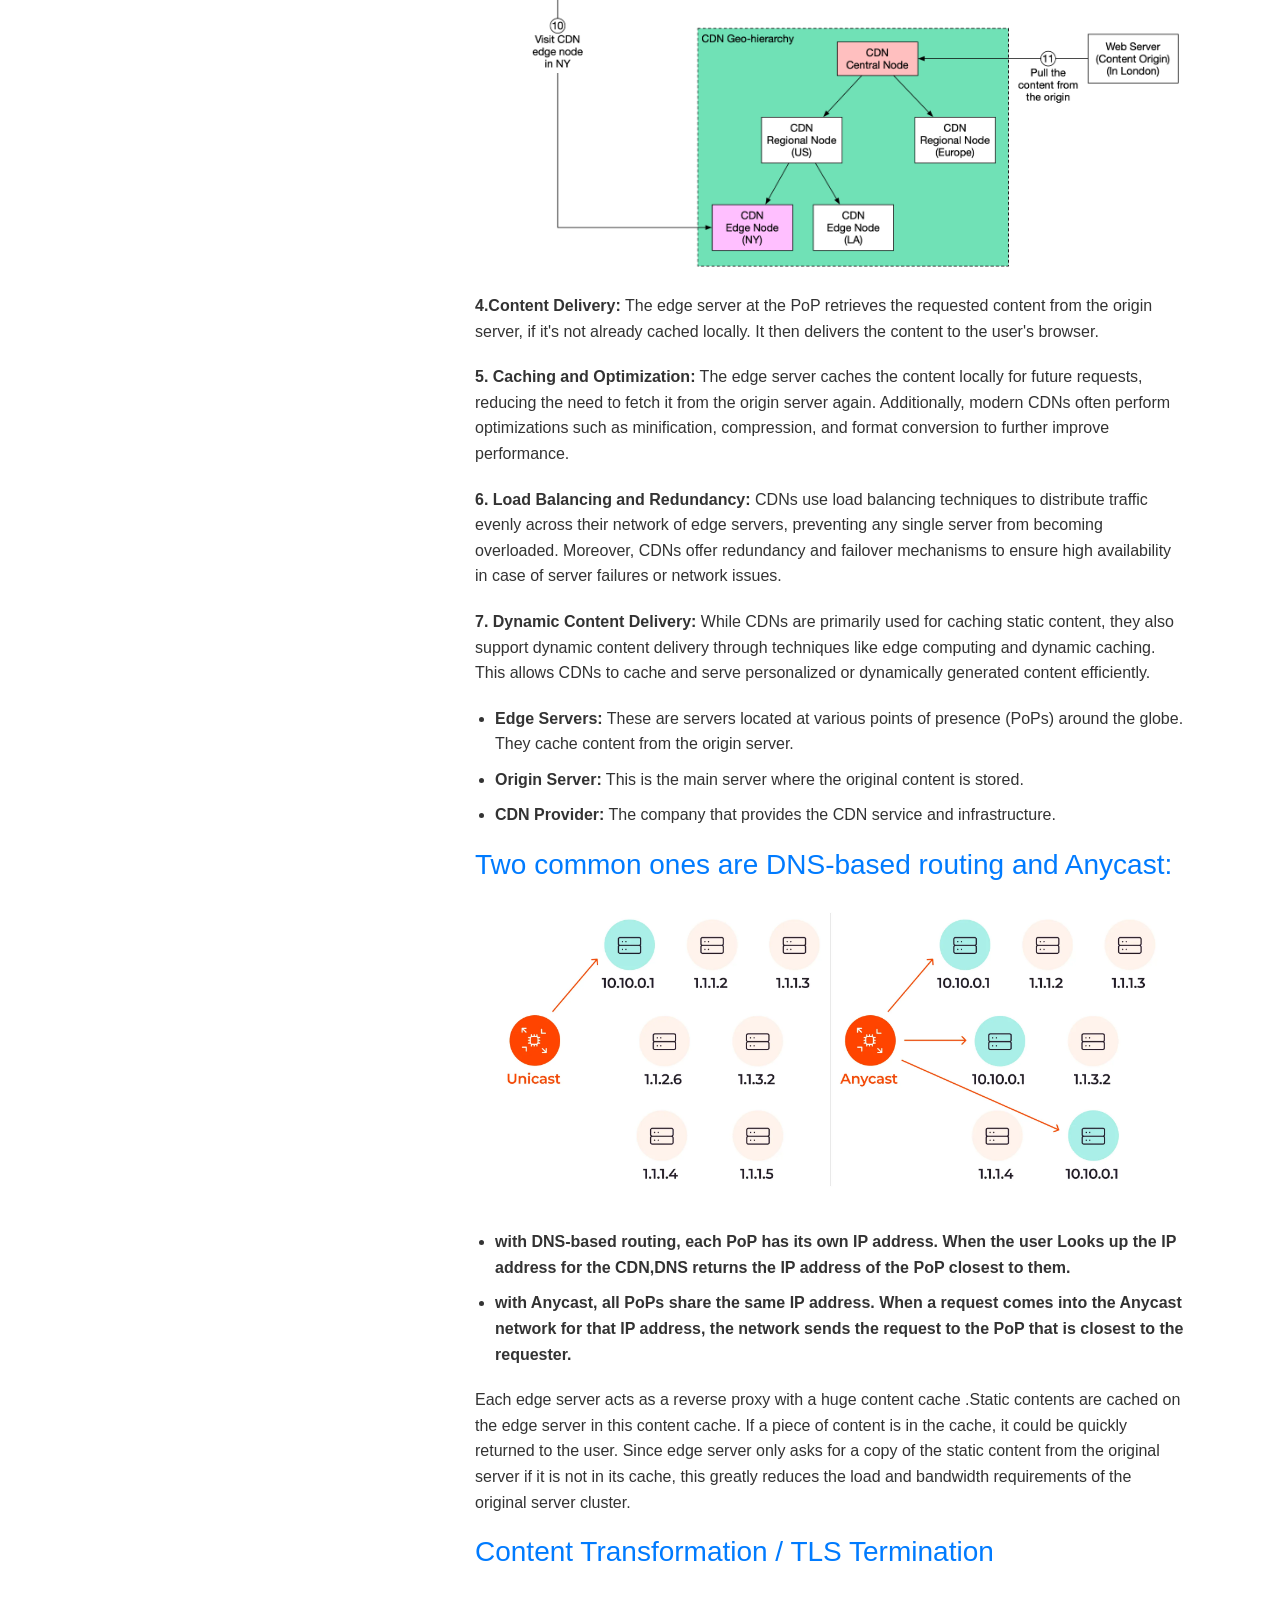
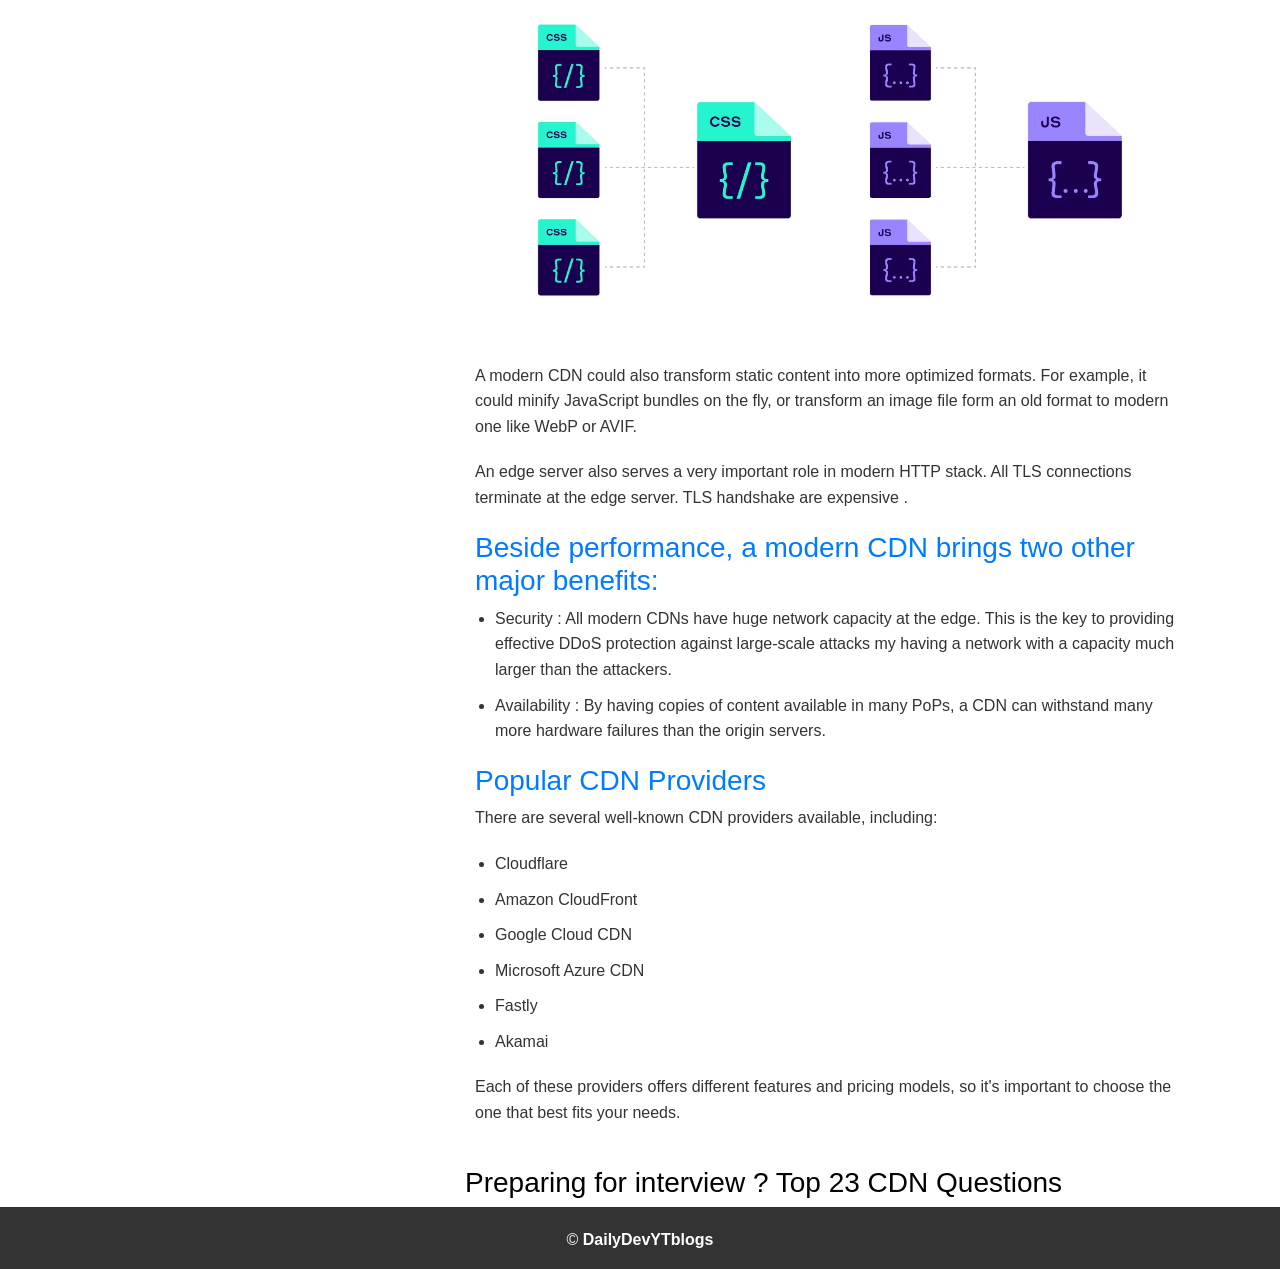
<file: Blogs-System design/CDN_Concept.html>
<!DOCTYPE html>
<html lang="en">

<head>
    <meta charset="UTF-8">
    <meta name="viewport" content="width=device-width, initial-scale=1.0">
    <title>What is CDN ? Understanding Content Delivery Network</title>
    <!-- Bootstrap CSS -->
    <link href="https://stackpath.bootstrapcdn.com/bootstrap/4.5.2/css/bootstrap.min.css" rel="stylesheet">
    <!-- Custom CSS -->
    <link rel="stylesheet" href="./assests/blog.css">
    <!-- Favicons -->
    <link href="../assets/img/favicon.png" rel="icon">
    <link href="../assets/img/favicon.png" rel="apple-touch-icon">
</head>

<body>

    <nav aria-label="breadcrumb">
        <ol class="breadcrumb">
            <li class="breadcrumb-item"><a href="../index.html">Home</a></li>
            <li class="breadcrumb-item"><a href="../blogs.html">Blogs</a></li>
            <li class="breadcrumb-item"><a href="#">System Design</a></li>
            <li class="breadcrumb-item active" aria-current="page">Understanding CDN</li>
        </ol>
    </nav>


    <div class="container">
        <div class="row">
            <div class="col-0 col-md-4">
                <nav id="navbar-example3" class=" h-0 flex-column  pe-4 border-end">
                    <nav class="nav nav-pills flex-column">
                        <h3>Table of Contents</h3>
                        <a class="nav-link">Introduction to CDN</a>
                        
                            <a class="nav-link" >Evolution and Purpose</a>
                        
                        <a class="nav-link">Content Delivery</a>
                        <a class="nav-link">Point of Presence - PoPs</a>
                        <a class="nav-link">Routing Technologies</a>
                        <a class="nav-link">Edge Server Functionality</a>
                        <a class="nav-link">Content Transformation</a>
                        <a class="nav-link">TLS Termination</a>
                        <a class="nav-link">Additional Benefits</a>
                        <a class="nav-link">Some interview questions</a>

                    </nav>

                </nav>
                <nav id="navbar-example3" class="toc h-70 flex-column align-items-stretch pe-4 border-end  d-none d-md-flex">
                    <nav class="nav nav-pills flex-column">
                        <h3>References </h3>

                        <li class="ref">
                            <iframe width="250" height="165"
                                src="https://www.youtube.com/embed/8zX0rue2Hic?si=ACW_-97MTlzRuryL"
                                title="YouTube video player" frameborder="0"
                                allow="accelerometer; autoplay; clipboard-write; encrypted-media; gyroscope; picture-in-picture; web-share"
                                referrerpolicy="strict-origin-when-cross-origin" allowfullscreen></iframe>
                            <iframe width="250" height="165"
                                src="https://www.youtube.com/embed/RI9np1LWzqw?si=T2_-gTsRMbhtPsmY"
                                title="YouTube video player" frameborder="0"
                                allow="accelerometer; autoplay; clipboard-write; encrypted-media; gyroscope; picture-in-picture; web-share"
                                referrerpolicy="strict-origin-when-cross-origin" allowfullscreen></iframe>
                        </li>
                    </nav>
                </nav>

            </div>

            <div class="col-12 col-md-8">
                <div data-bs-spy="scroll" data-bs-target="#navbar-example3" data-bs-smooth-scroll="true"
                    class="scrollspy-example-2" tabindex="0">

                    <h1 class="blog-title">What is a Content Delivery Network? Understanding CDN ? </h1>
                    <div class="blog-post">
                        <div class="post-header" id="what-is-cdn">

                            <p><strong>Date:</strong> May 30, 2024</p>
                        </div>
                        <div class="post-content">
                            <p>CDN is content delivery network has been around since 90s. It was originally developed to
                                speed up the delivery of static HTML content for users all around the world.
                                Nowadays, a CDN should be used whenever HTTP traffic is served.</p>
                            <img src="./assests/cdn.webp" alt="CDN Diagram">
                            <h3 id="cdn-working">Working of a CDN</h3>
                            <p><strong>1. Content Distribution:</strong> The CDN consists of a network of servers
                                distributed across various geographic locations, known as Points of Presence (PoPs).
                                These servers store cached copies of website content, such as images, videos, scripts,
                                and other static assets.</p>
                            <p><strong>2. User Request:</strong> When a user accesses a website, their browser sends a
                                request to the website's origin server to retrieve the content. However, if the website
                                is using a CDN, the request is intercepted by the CDN's edge server located closest to
                                the user.</p>
                            <p><strong>3. Edge Server Selection:</strong> The CDN's edge server determines the user's
                                location based on factors such as IP address and network proximity. It then routes the
                                user's request to the nearest PoP in the CDN network.</p>
                            <img src="./assests/cdnworking.png" alt="CDN Working Diagram">
                            <p><strong>4.Content Delivery:</strong> The edge server at the PoP retrieves the requested
                                content from the origin server, if it's not already cached locally. It then delivers the
                                content to the user's browser.</p>
                            <p><strong>5. Caching and Optimization:</strong> The edge server caches the content locally
                                for future requests, reducing the need to fetch it from the origin server again.
                                Additionally, modern CDNs often perform optimizations such as minification, compression,
                                and format conversion to further improve performance.</p>
                            <p><strong>6. Load Balancing and Redundancy:</strong> CDNs use load balancing techniques to
                                distribute traffic evenly across their network of edge servers, preventing any single
                                server from becoming overloaded. Moreover, CDNs offer redundancy and failover mechanisms
                                to ensure high availability in case of server failures or network issues.</p>
                            <p><strong>7. Dynamic Content Delivery:</strong> While CDNs are primarily used for caching
                                static content, they also support dynamic content delivery through techniques like edge
                                computing and dynamic caching. This allows CDNs to cache and serve personalized or
                                dynamically generated content efficiently.</p>

                            <p></p>
                            <ul>
                                <li><strong>Edge Servers:</strong> These are servers located at various points of
                                    presence (PoPs) around the globe. They cache content from the origin server.</li>
                                <li><strong>Origin Server:</strong> This is the main server where the original content
                                    is stored.</li>
                                <li><strong>CDN Provider:</strong> The company that provides the CDN service and
                                    infrastructure.</li>
                            </ul>
                            <h3>Two common ones are DNS-based routing and Anycast:</h3>
                            <img src="./assests/what-is-anycast-2.webp" alt="">
                            <ul>
                                <li><strong>with DNS-based routing, each PoP has its own IP address. When the user Looks
                                        up the IP address for the CDN,DNS returns the IP address of the PoP closest to
                                        them.</strong>
                                </li>
                                <li><strong>with Anycast, all PoPs share the same IP address. When a request comes into
                                        the Anycast network for that IP address, the network sends the request to the
                                        PoP that is closest to the requester.</strong></li>
                            </ul>
                            <p>Each edge server acts as a reverse proxy with a huge content cache .Static contents are
                                cached on the edge server in this content cache. If a piece of content is in the cache,
                                it could be quickly returned to the user. Since edge server only asks for a copy of the
                                static content from the original server if it is not in its cache, this greatly reduces
                                the load and bandwidth requirements of the original server cluster.</p>

                            <h3>Content Transformation / TLS Termination</h3>
                            <img src="./assests/file-concatenation_dafc.webp" alt="">
                            <p>A modern CDN could also transform static content into more optimized formats.
                                For example, it could minify JavaScript bundles on the fly, or transform an image file
                                form an old format to modern one like WebP or AVIF.
                            </p>
                            <p>
                                An edge server also serves a very important role in modern HTTP stack. All TLS
                                connections terminate at the edge server. TLS handshake are expensive .</p>
                            <h3 id="cdn-benefits">Beside performance, a modern CDN brings two other major benefits:</h3>
                            <ul>
                                <li>

                                    Security : All modern CDNs have huge network capacity at the edge. This is the key
                                    to providing effective DDoS protection against large-scale attacks my having a
                                    network with a capacity much larger than the attackers.

                                </li>
                                <li>Availability : By having copies of content available in many PoPs, a CDN can
                                    withstand many more hardware failures than the origin servers.</strong></li>
                            </ul>
                            <h3 id="cdn-providers">Popular CDN Providers</h3>
                            <p>There are several well-known CDN providers available, including:</p>
                            <ul>
                                <li>Cloudflare</li>
                                <li>Amazon CloudFront</li>
                                <li>Google Cloud CDN</li>
                                <li>Microsoft Azure CDN</li>
                                <li>Fastly</li>
                                <li>Akamai</li>
                            </ul>
                            <p>Each of these providers offers different features and pricing models, so it's important
                                to choose the one that best fits your needs.</p>
                        </div>
                    </div>
                </div>
                <nav id="navbar-example3" class="toc h-70 flex-column align-items-stretch pe-4 d-md-none border-end">
                    <nav class="nav nav-pills flex-column">
                        <h3>References </h3>

                        <li class="ref">
                            <iframe width="250" height="165"
                                src="https://www.youtube.com/embed/8zX0rue2Hic?si=ACW_-97MTlzRuryL"
                                title="YouTube video player" frameborder="0"
                                allow="accelerometer; autoplay; clipboard-write; encrypted-media; gyroscope; picture-in-picture; web-share"
                                referrerpolicy="strict-origin-when-cross-origin" allowfullscreen></iframe>
                            <iframe width="250" height="165"
                                src="https://www.youtube.com/embed/RI9np1LWzqw?si=T2_-gTsRMbhtPsmY"
                                title="YouTube video player" frameborder="0"
                                allow="accelerometer; autoplay; clipboard-write; encrypted-media; gyroscope; picture-in-picture; web-share"
                                referrerpolicy="strict-origin-when-cross-origin" allowfullscreen></iframe>
                        </li>
                    </nav>
                </nav>
                <div>
                    <a href="https://www.techprep.app/blog/cdn-interview-questions">
                        <h3 style="color: black;">Preparing for interview ? Top 23 CDN Questions</h3>
                    </a>
                </div>
            </div>
        </div>

    </div>



    <footer id="footer">
        <div class="containers">
            <div class="copyright">
                &copy; <strong><span>DailyDevYTblogs</span></strong>
            </div>
        </div>
    </footer>

    <!-- Bootstrap JS and dependencies -->
    <script src="https://code.jquery.com/jquery-3.5.1.slim.min.js"></script>
    <script src="https://cdn.jsdelivr.net/npm/@popperjs/core@2.5.4/dist/umd/popper.min.js"></script>
    <script src="https://stackpath.bootstrapcdn.com/bootstrap/4.5.2/js/bootstrap.min.js"></script>
    <script src="./assests/blog.js"></script>
</body>

</html>
</file>
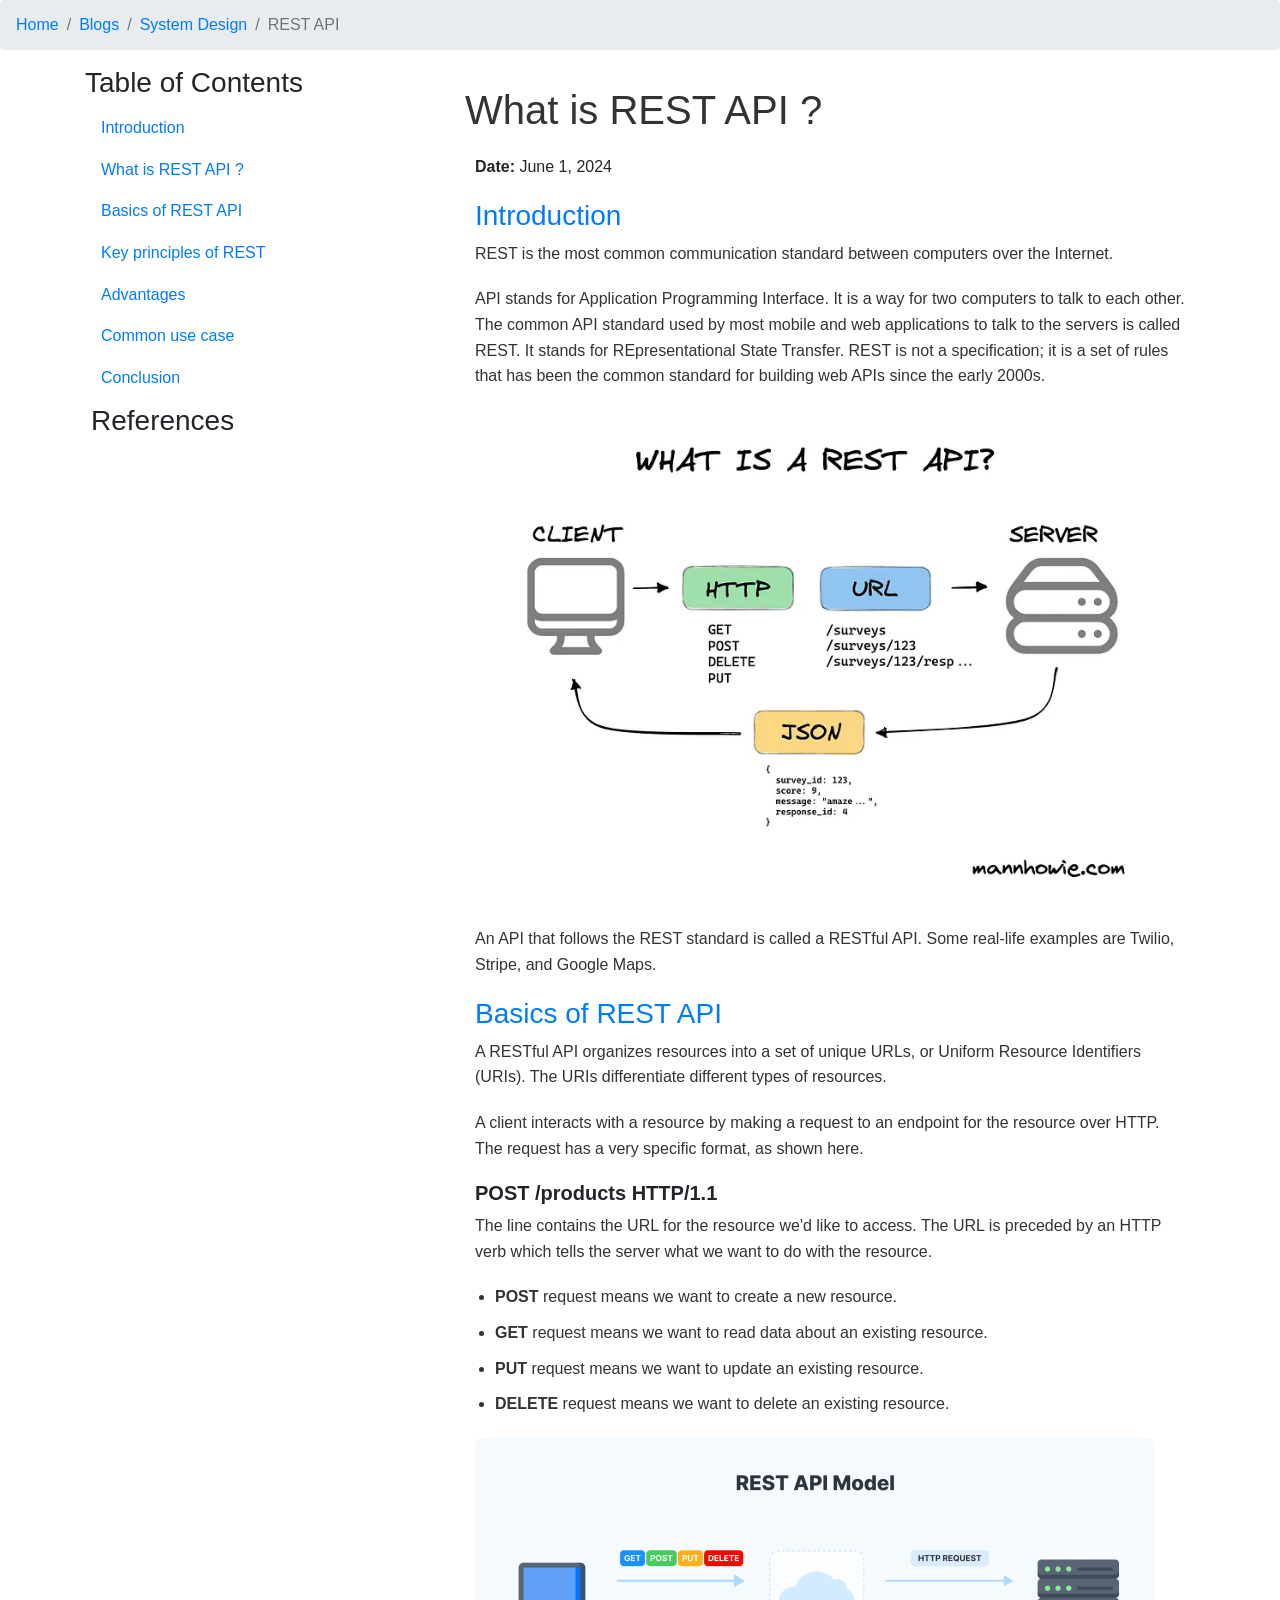
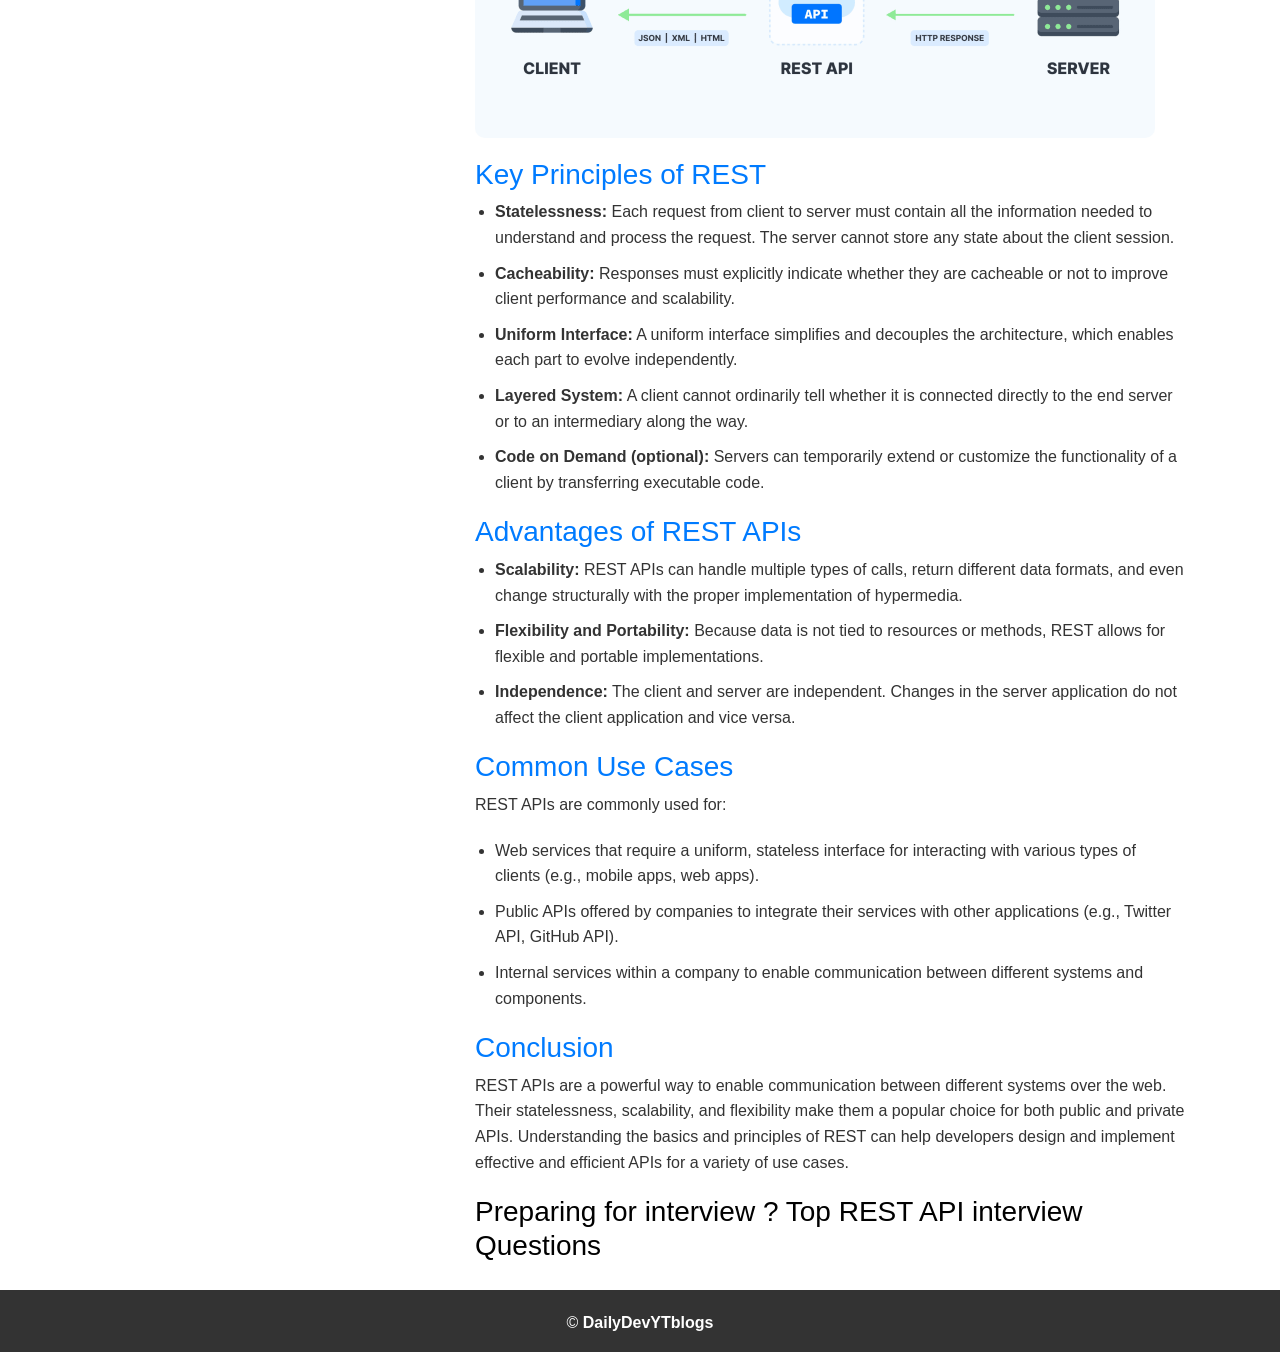
<file: Blogs-System design/REST_API.html>
<!DOCTYPE html>
<html lang="en">

<head>
    <meta charset="UTF-8">
    <meta name="viewport" content="width=device-width, initial-scale=1.0">
    <title>What is REST API </title>
    <!-- Bootstrap CSS -->
    <link href="https://stackpath.bootstrapcdn.com/bootstrap/4.5.2/css/bootstrap.min.css" rel="stylesheet">
    <!-- Custom CSS -->
    <link rel="stylesheet" href="./assests/blog.css">
    <link href="../assets/img/favicon.png" rel="icon">
    <link href="../assets/img/favicon.png" rel="apple-touch-icon">
</head>

<body>

    <!-- Breadcrumb -->
    <nav aria-label="breadcrumb">
        <ol class="breadcrumb">
            <li class="breadcrumb-item"><a href="/index.html">Home</a></li>
            <li class="breadcrumb-item"><a href="/blogs.html">Blogs</a></li>
            <li class="breadcrumb-item"><a href="/blogs.html">System Design</a></li>
            <li class="breadcrumb-item active" aria-current="page">REST API</li>
        </ol>
    </nav>

    <div class="container">
        <div class="row">
            <div class="col-0 col-md-4">
                <nav id="navbar-example3" class=" h-0 flex-column  pe-4 border-end">
                    <nav class="nav nav-pills flex-column">
                        <h3>Table of Contents</h3>
                        <a class="nav-link">Introduction</a>
                        <a class="nav-link">What is REST API ?</a>
                        <a class="nav-link">Basics of REST API</a>
                        <a class="nav-link">Key principles of REST</a>
                        <a class="nav-link">Advantages</a>
                        <a class="nav-link">Common use case</a>
                        <a class="nav-link">Conclusion</a>
                        <!-- Add more sections and subsections as needed -->
                    </nav>
                </nav>
                <!-- References -->
                <nav id="navbar-example3" class="toc h-70 flex-column align-items-stretch pe-4 border-end  d-none d-md-flex">
                    <nav class="nav nav-pills flex-column">
                        <h3>References</h3>
                        <li>
                            <!-- Add your references here -->
                            <iframe width="250" height="165"
                                src="https://www.youtube.com/embed/-mN3VyJuCjM?si=dRxRlZaa9uPIBzvA"
                                title="YouTube video player" frameborder="0"
                                allow="accelerometer; autoplay; clipboard-write; encrypted-media; gyroscope; picture-in-picture; web-share"
                                referrerpolicy="strict-origin-when-cross-origin" allowfullscreen></iframe>
                            <iframe width="250" height="165"
                                src="https://www.youtube.com/embed/cJAyEOZQUQY?si=5MToh-Rhuv5CpTDW"
                                title="YouTube video player" frameborder="0"
                                allow="accelerometer; autoplay; clipboard-write; encrypted-media; gyroscope; picture-in-picture; web-share"
                                referrerpolicy="strict-origin-when-cross-origin" allowfullscreen></iframe>
                        </li>
                    </nav>
            </div>

            <!-- Main Content -->
            <div class="col-12 col-md-8">
                <div data-bs-spy="scroll" data-bs-target="#toc" data-bs-smooth-scroll="true" class="scrollspy-example-2"
                    tabindex="0">
                    <!-- Blog Title -->
                    <h1 class="blog-title">What is REST API ?</h1>
                    <div class="blog-post">
                        <!-- Post Header -->
                        <div class="post-header" id="section-1">
                            <!-- Date or other meta information -->
                            <p><strong>Date:</strong> June 1, 2024</p>
                        </div>
                        <!-- Post Content -->
                        <div class="post-content">
                            <!-- Introduction -->
                            <h3>Introduction</h3>
                            <p>REST is the most common communication standard between computers over the Internet.</p>
                            <p>API stands for Application Programming Interface. It is a way for two computers to talk
                                to each other. The common API standard used by most mobile and web applications to talk
                                to the servers is called REST. It stands for REpresentational State Transfer. REST is
                                not a specification; it is a set of rules that has been the common standard for building
                                web APIs since the early 2000s.</p>
                            <img src="./assests/0_1xZszp_OqUMrfRsV.webp" alt="REST API Image" class="img-fluid">
                            <p>An API that follows the REST standard is called a RESTful API. Some real-life examples
                                are Twilio, Stripe, and Google Maps.</p>

                            <!-- Basics of REST API -->
                            <h3>Basics of REST API</h3>
                            <p>A RESTful API organizes resources into a set of unique URLs, or Uniform Resource
                                Identifiers (URIs). The URIs differentiate different types of resources.</p>
                            <p>A client interacts with a resource by making a request to an endpoint for the resource
                                over HTTP. The request has a very specific format, as shown here.</p>
                            <h5><b>POST /products HTTP/1.1</b></h5>
                            <p>The line contains the URL for the resource we'd like to access. The URL is preceded by an
                                HTTP verb which tells the server what we want to do with the resource.</p>
                            <ul>
                                <li><strong>POST</strong> request means we want to create a new resource.</li>
                                <li><strong>GET</strong> request means we want to read data about an existing resource.
                                </li>
                                <li><strong>PUT</strong> request means we want to update an existing resource.</li>
                                <li><strong>DELETE</strong> request means we want to delete an existing resource.</li>
                            </ul>
                            <img src="./assests/REST-API-1.webp" alt="">

                            <!-- Key Principles of REST -->
                            <h3>Key Principles of REST</h3>
                            <ul>
                                <li><strong>Statelessness:</strong> Each request from client to server must contain all
                                    the information needed to understand and process the request. The server cannot
                                    store any state about the client session.</li>
                                <li><strong>Cacheability:</strong> Responses must explicitly indicate whether they are
                                    cacheable or not to improve client performance and scalability.</li>
                                <li><strong>Uniform Interface:</strong> A uniform interface simplifies and decouples the
                                    architecture, which enables each part to evolve independently.</li>
                                <li><strong>Layered System:</strong> A client cannot ordinarily tell whether it is
                                    connected directly to the end server or to an intermediary along the way.</li>
                                <li><strong>Code on Demand (optional):</strong> Servers can temporarily extend or
                                    customize the functionality of a client by transferring executable code.</li>
                            </ul>

                            <!-- Advantages of REST APIs -->
                            <h3>Advantages of REST APIs</h3>
                            <ul>
                                <li><strong>Scalability:</strong> REST APIs can handle multiple types of calls, return
                                    different data formats, and even change structurally with the proper implementation
                                    of hypermedia.</li>
                                <li><strong>Flexibility and Portability:</strong> Because data is not tied to resources
                                    or methods, REST allows for flexible and portable implementations.</li>
                                <li><strong>Independence:</strong> The client and server are independent. Changes in the
                                    server application do not affect the client application and vice versa.</li>
                            </ul>

                            <!-- Common Use Cases -->
                            <h3>Common Use Cases</h3>
                            <p>REST APIs are commonly used for:</p>
                            <ul>
                                <li>Web services that require a uniform, stateless interface for interacting with
                                    various types of clients (e.g., mobile apps, web apps).</li>
                                <li>Public APIs offered by companies to integrate their services with other applications
                                    (e.g., Twitter API, GitHub API).</li>
                                <li>Internal services within a company to enable communication between different systems
                                    and components.</li>
                            </ul>

                            <!-- Conclusion -->
                            <h3>Conclusion</h3>
                            <p>REST APIs are a powerful way to enable communication between different systems over the
                                web. Their statelessness, scalability, and flexibility make them a popular choice for
                                both public and private APIs. Understanding the basics and principles of REST can help
                                developers design and implement effective and efficient APIs for a variety of use cases.
                            </p>
                            <nav id="navbar-example3" class="toc h-70 flex-column align-items-stretch pe-4 d-md-none border-end">
                                <nav class="nav nav-pills flex-column">
                                    <h3>References </h3>
            
                                    <iframe width="250" height="165"
                                    src="https://www.youtube.com/embed/-mN3VyJuCjM?si=dRxRlZaa9uPIBzvA"
                                    title="YouTube video player" frameborder="0"
                                    allow="accelerometer; autoplay; clipboard-write; encrypted-media; gyroscope; picture-in-picture; web-share"
                                    referrerpolicy="strict-origin-when-cross-origin" allowfullscreen></iframe><br>
                                <iframe width="250" height="165"
                                    src="https://www.youtube.com/embed/cJAyEOZQUQY?si=5MToh-Rhuv5CpTDW"
                                    title="YouTube video player" frameborder="0"
                                    allow="accelerometer; autoplay; clipboard-write; encrypted-media; gyroscope; picture-in-picture; web-share"
                                    referrerpolicy="strict-origin-when-cross-origin" allowfullscreen></iframe>
                                </nav>
                            </nav>
                            <div>
                                <a href="https://www.interviewbit.com/rest-api-interview-questions/">
                                    <h3 style="color: black;">Preparing for interview ? Top REST API interview Questions</h3>
                                </a>
                            </div>
                        </div>
                    </div>
                </div>
            </div>
        </div>
    </div>
    </div>

    <!-- Footer -->
    <footer id="footer">
        <div class="containers">
            <div class="copyright">
                &copy; <strong><span>DailyDevYTblogs</span></strong>
            </div>
        </div>
    </footer>

    <!-- Bootstrap JS and dependencies -->
    <script src="https://code.jquery.com/jquery-3.5.1.slim.min.js"></script>
    <script src="https://cdn.jsdelivr.net/npm/@popperjs/core@2.5.4/dist/umd/popper.min.js"></script>
    <script src="https://stackpath.bootstrapcdn.com/bootstrap/4.5.2/js/bootstrap.min.js"></script>
    <!-- Custom JS -->
    <script src="./assests/blog.js"></script>
</body>

</html>
</file>
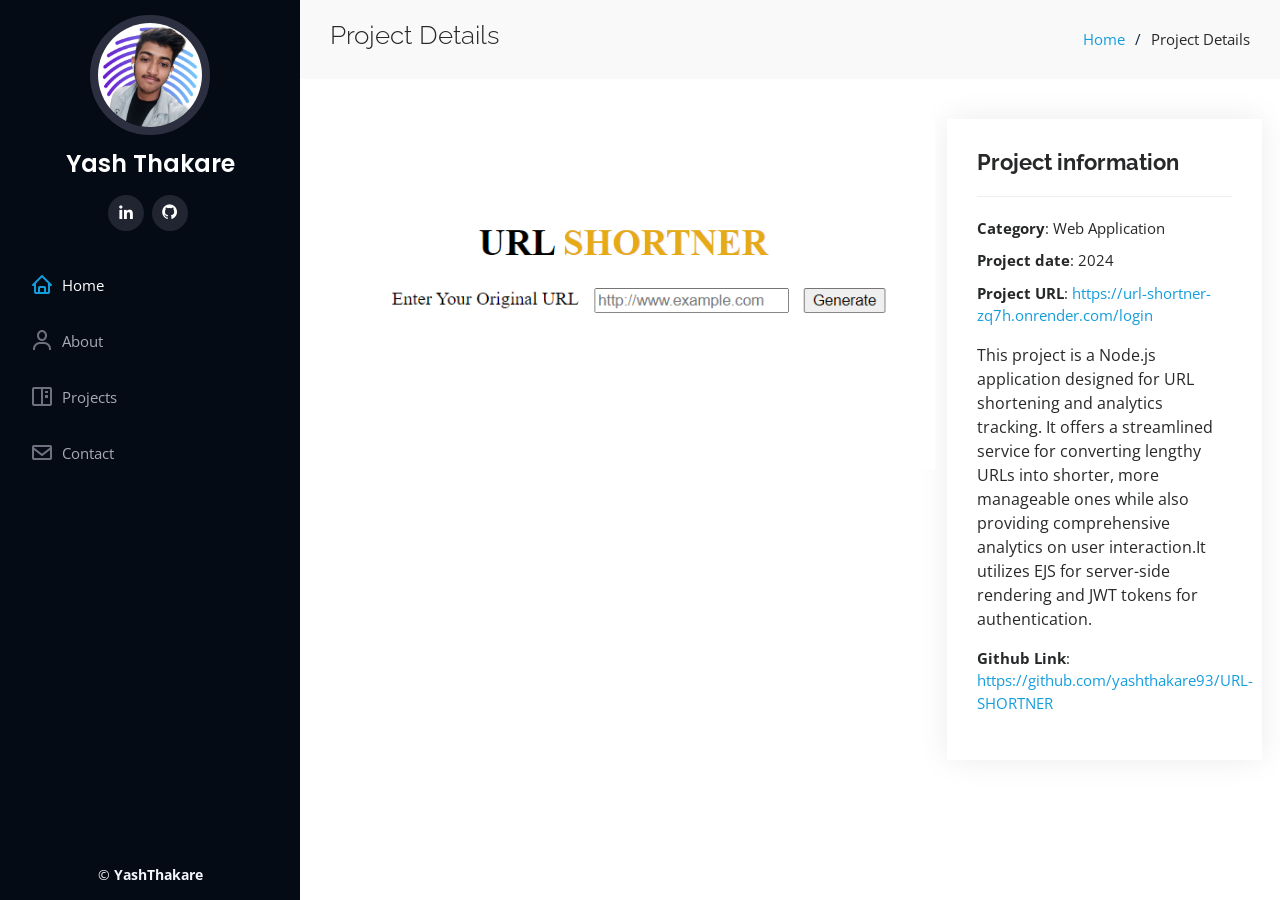
<file: Portfolio/urlshortner.html>
<!DOCTYPE html>
<html lang="en">

<head>
  <meta charset="utf-8">
  <meta content="width=device-width, initial-scale=1.0" name="viewport">

  <title>Portfolio Details - iPortfolio Bootstrap Template</title>
  <meta content="" name="description">
  <meta content="" name="keywords">

  <!-- Favicons -->
  <link href="assets/img/favicon.png" rel="icon">
  <link href="assets/img/apple-touch-icon.png" rel="apple-touch-icon">

  <!-- Google Fonts -->
  <link
    href="https://fonts.googleapis.com/css?family=Open+Sans:300,300i,400,400i,600,600i,700,700i|Raleway:300,300i,400,400i,500,500i,600,600i,700,700i|Poppins:300,300i,400,400i,500,500i,600,600i,700,700i"
    rel="stylesheet">

  <!-- Vendor CSS Files -->
  <link href="assets/vendor/aos/aos.css" rel="stylesheet">
  <link href="assets/vendor/bootstrap/css/bootstrap.min.css" rel="stylesheet">
  <link href="assets/vendor/bootstrap-icons/bootstrap-icons.css" rel="stylesheet">
  <link href="assets/vendor/boxicons/css/boxicons.min.css" rel="stylesheet">
  <link href="assets/vendor/glightbox/css/glightbox.min.css" rel="stylesheet">
  <link href="assets/vendor/swiper/swiper-bundle.min.css" rel="stylesheet">

  <!-- Template Main CSS File -->
  <link href="assets/css/style.css" rel="stylesheet">

</head>

<body>

  <!-- ======= Mobile nav toggle button ======= -->
  <i class="bi bi-list mobile-nav-toggle d-xl-none"></i>

  <!-- ======= Header ======= -->
  <header id="header">
    <div class="d-flex flex-column">

      <div class="profile">
        <img src="assets/img/profile-pic.png" alt="" class="img-fluid rounded-circle">
        <h1 class="text-light"><a href="index.html">Yash Thakare</a></h1>
        <div class="social-links mt-3 text-center">
          <a href="https://www.linkedin.com/in/yash-thakare01/" class="linkedin" target="_blank"><i class="bx bxl-linkedin"></i></a>
          <a href="https://github.com/yashthakare93/" class="linkedin" target="_blank"><i class="bx bxl-github"></i></a>
        </div>
      </div>

      <nav id="navbar" class="nav-menu navbar">
        <ul>
          <li><a href="#hero" class="nav-link scrollto active"><i class="bx bx-home"></i> <span>Home</span></a></li>
          <li><a href="#about" class="nav-link scrollto"><i class="bx bx-user"></i> <span>About</span></a></li>
          <li><a href="#portfolio" class="nav-link scrollto"><i class="bx bx-book-content"></i>
              <span>Projects</span></a></li>
          <li><a href="#contact" class="nav-link scrollto"><i class="bx bx-envelope"></i> <span>Contact</span></a></li>
        </ul>
      </nav><!-- .nav-menu -->
    </div>
  </header><!-- End Header -->

  <main id="main">

    <!-- ======= Breadcrumbs ======= -->
    <section id="breadcrumbs" class="breadcrumbs">
      <div class="container">

        <div class="d-flex justify-content-between align-items-center">
          <h2>Project Details</h2>
          <ol>
            <li><a href="index.html">Home</a></li>
            <li>Project Details</li>
          </ol>
        </div>

      </div>
    </section><!-- End Breadcrumbs -->

    <!-- ======= Portfolio Details Section ======= -->
    <section id="portfolio-details" class="portfolio-details">
      <div class="container">

        <div class="row gy-4">

          <div class="col-lg-8">
            <div class="portfolio-details-slider swiper">
              <div class="swiper-wrapper align-items-center">
               
                <div class="swiper-slide ">
                  <img src="assets/img/p1.png" alt="" >
                </div>
               
              </div>
              <div class="swiper-pagination"></div>
            </div>
          </div>

          <div class="col-lg-4 portfolio-info">
            <h3>Project information</h3>
            <ul>
              <li><strong>Category</strong>: Web Application</li>
              <li><strong>Project date</strong>: 2024</li>
              <li><strong>Project URL</strong>: <a
                  href="https://url-shortner-zq7h.onrender.com/login" target="_blank" >https://url-shortner-zq7h.onrender.com/login</a>
              </li>
            </ul>

            <p>
              This project is a Node.js application designed for URL shortening and analytics tracking. It offers a
              streamlined service for converting lengthy URLs into shorter, more manageable ones while also providing
              comprehensive analytics on user interaction.It utilizes EJS for server-side rendering and JWT tokens for
              authentication.
            </p>
            <ul>
              <li><strong>Github Link</strong>: <a href="https://github.com/yashthakare93/URL-SHORTNER" target="_blank">
                  https://github.com/yashthakare93/URL-SHORTNER</a>
              </li>
            </ul>

          </div>


        </div>

      </div>
    </section><!-- End Portfolio Details Section -->

  </main><!-- End #main -->

  <!-- ======= Footer ======= -->
  <footer id="footer">
    <div class="container">
      <div class="copyright">
        &copy; <strong><span>YashThakare</span></strong>
      </div>
    </div>
  </footer><!-- End  Footer -->

  <a href="#" class="back-to-top d-flex align-items-center justify-content-center"><i
      class="bi bi-arrow-up-short"></i></a>

  <!-- Vendor JS Files -->
  <script src="assets/vendor/purecounter/purecounter_vanilla.js"></script>
  <script src="assets/vendor/aos/aos.js"></script>
  <script src="assets/vendor/bootstrap/js/bootstrap.bundle.min.js"></script>
  <script src="assets/vendor/glightbox/js/glightbox.min.js"></script>
  <script src="assets/vendor/isotope-layout/isotope.pkgd.min.js"></script>
  <script src="assets/vendor/swiper/swiper-bundle.min.js"></script>
  <script src="assets/vendor/typed.js/typed.umd.js"></script>
  <script src="assets/vendor/waypoints/noframework.waypoints.js"></script>
  <script src="assets/vendor/php-email-form/validate.js"></script>

  <!-- Template Main JS File -->
  <script src="assets/js/main.js"></script>

</body>

</html>
</file>
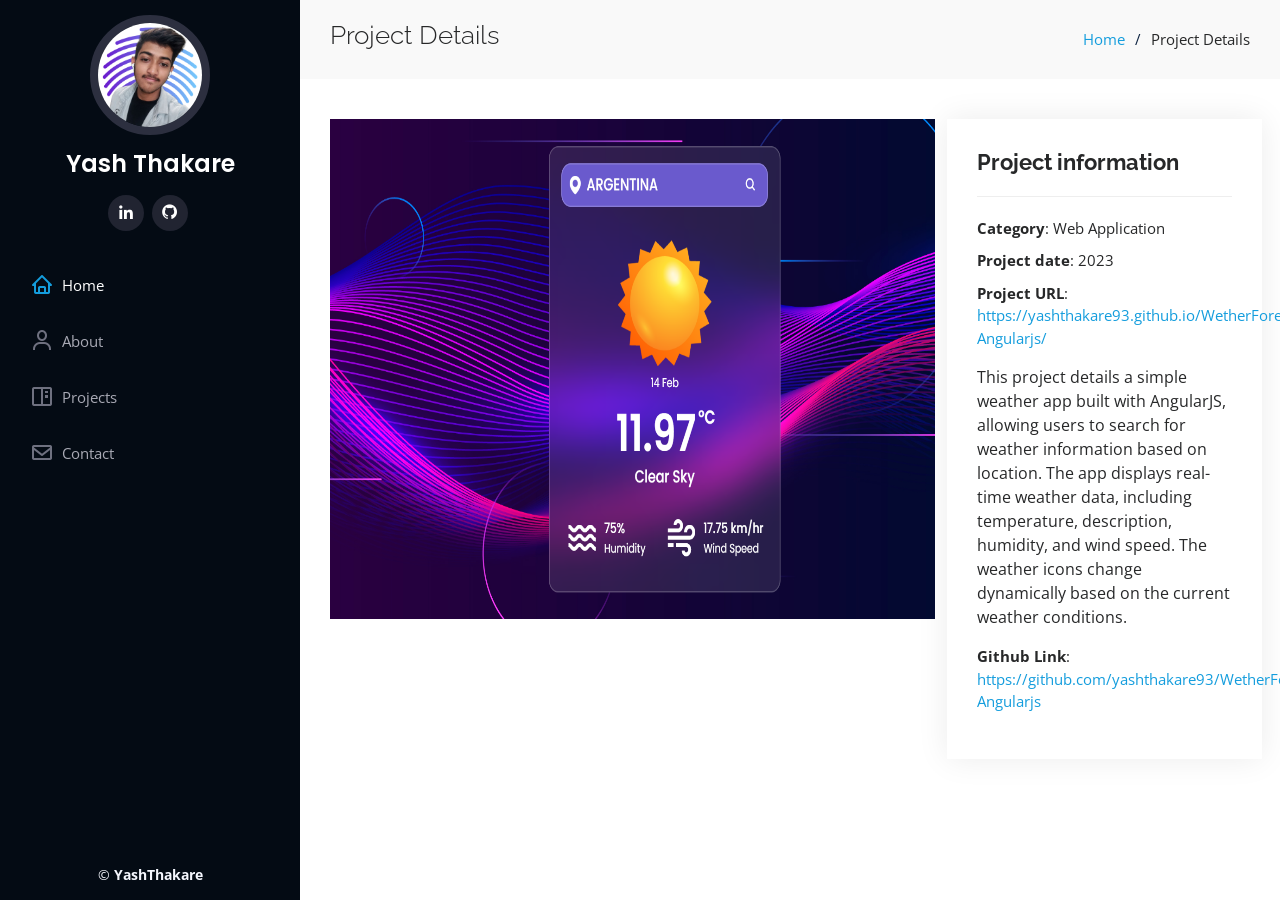
<file: Portfolio/weatherforecastingapp.html>
<!DOCTYPE html>
<html lang="en">

<head>
    <meta charset="utf-8">
    <meta content="width=device-width, initial-scale=1.0" name="viewport">

    <title>Portfolio Details - iPortfolio Bootstrap Template</title>
    <meta content="" name="description">
    <meta content="" name="keywords">

    <!-- Favicons -->
    <link href="assets/img/favicon.png" rel="icon">
    <link href="assets/img/apple-touch-icon.png" rel="apple-touch-icon">

    <!-- Google Fonts -->
    <link
        href="https://fonts.googleapis.com/css?family=Open+Sans:300,300i,400,400i,600,600i,700,700i|Raleway:300,300i,400,400i,500,500i,600,600i,700,700i|Poppins:300,300i,400,400i,500,500i,600,600i,700,700i"
        rel="stylesheet">

    <!-- Vendor CSS Files -->
    <link href="assets/vendor/aos/aos.css" rel="stylesheet">
    <link href="assets/vendor/bootstrap/css/bootstrap.min.css" rel="stylesheet">
    <link href="assets/vendor/bootstrap-icons/bootstrap-icons.css" rel="stylesheet">
    <link href="assets/vendor/boxicons/css/boxicons.min.css" rel="stylesheet">
    <link href="assets/vendor/glightbox/css/glightbox.min.css" rel="stylesheet">
    <link href="assets/vendor/swiper/swiper-bundle.min.css" rel="stylesheet">

    <!-- Template Main CSS File -->
    <link href="assets/css/style.css" rel="stylesheet">

</head>

<body>

    <!-- ======= Mobile nav toggle button ======= -->
    <i class="bi bi-list mobile-nav-toggle d-xl-none"></i>

    <!-- ======= Header ======= -->
    <header id="header">
        <div class="d-flex flex-column">

            <div class="profile">
                <img src="assets/img/profile-pic.png" alt="" class="img-fluid rounded-circle">
                <h1 class="text-light"><a href="index.html">Yash Thakare</a></h1>
                <div class="social-links mt-3 text-center">
                    <a href="https://www.linkedin.com/in/yash-thakare01/" class="linkedin" target="_blank"><i class="bx bxl-linkedin"></i></a>
                    <a href="https://github.com/yashthakare93/" class="linkedin" target="_blank"><i class="bx bxl-github"></i></a>
                </div>
            </div>

            <nav id="navbar" class="nav-menu navbar">
                <ul>
                    <li><a href="#hero" class="nav-link scrollto active"><i class="bx bx-home"></i>
                            <span>Home</span></a></li>
                    <li><a href="#about" class="nav-link scrollto"><i class="bx bx-user"></i> <span>About</span></a>
                    </li>
                    <li><a href="#portfolio" class="nav-link scrollto"><i class="bx bx-book-content"></i>
                            <span>Projects</span></a></li>
                    <li><a href="#contact" class="nav-link scrollto"><i class="bx bx-envelope"></i>
                            <span>Contact</span></a></li>
                </ul>
            </nav><!-- .nav-menu -->
        </div>
    </header><!-- End Header -->

    <main id="main">

        <!-- ======= Breadcrumbs ======= -->
        <section id="breadcrumbs" class="breadcrumbs">
            <div class="container">

                <div class="d-flex justify-content-between align-items-center">
                    <h2>Project Details</h2>
                    <ol>
                        <li><a href="index.html">Home</a></li>
                        <li>Project Details</li>
                    </ol>
                </div>

            </div>
        </section><!-- End Breadcrumbs -->

        <!-- ======= Portfolio Details Section ======= -->
        <section id="portfolio-details" class="portfolio-details">
            <div class="container">

                <div class="row gy-4">

                    <div class="col-lg-8">
                        <div class="portfolio-details-slider swiper">
                            <div class="swiper-wrapper align-items-center">
                                <div class="swiper-slide">
                                    <img src="assets/img/p22.png" alt="" style="width: 680px;height: 500px;">
                                </div>
                                <div class="swiper-slide">
                                    <img src="assets/img/p2.png" alt="" style="width: 480px;height: 500px;">
                                </div>
                          

                            </div>
                            <div class="swiper-pagination"></div>
                        </div>
                    </div>

                    <div class="col-lg-4 portfolio-info">
                        <h3>Project information</h3>
                        <ul>
                            <li><strong>Category</strong>: Web Application</li>
                            <li><strong>Project date</strong>: 2023</li>
                            <li><strong>Project URL</strong>: <a
                                    href="https://yashthakare93.github.io/WetherForecast-Angularjs/" target="_blank">https://yashthakare93.github.io/WetherForecast-Angularjs/</a>
                            </li>
                        </ul>

                        <p>
                            This project details a simple weather app built with AngularJS, allowing users to search for
                            weather
                            information based on location. The app displays real-time weather data, including
                            temperature,
                            description, humidity, and wind speed. The weather icons change dynamically based on the
                            current weather
                            conditions.
                        </p>
                        <ul>
                            <li><strong>Github Link</strong>: <a href="https://github.com/yashthakare93/WetherForecast-Angularjs" target="_blank">https://github.com/yashthakare93/WetherForecast-Angularjs</a>
                            </li>
                        </ul>

                    </div>

                </div>

            </div>
        </section><!-- End Portfolio Details Section -->

    </main><!-- End #main -->

    <!-- ======= Footer ======= -->
    <footer id="footer">
        <div class="container">
          <div class="copyright">
            &copy; <strong><span>YashThakare</span></strong>
          </div>
        </div>
      </footer><!-- End  Footer -->

    <a href="#" class="back-to-top d-flex align-items-center justify-content-center"><i
            class="bi bi-arrow-up-short"></i></a>

    <!-- Vendor JS Files -->
    <script src="assets/vendor/purecounter/purecounter_vanilla.js"></script>
    <script src="assets/vendor/aos/aos.js"></script>
    <script src="assets/vendor/bootstrap/js/bootstrap.bundle.min.js"></script>
    <script src="assets/vendor/glightbox/js/glightbox.min.js"></script>
    <script src="assets/vendor/isotope-layout/isotope.pkgd.min.js"></script>
    <script src="assets/vendor/swiper/swiper-bundle.min.js"></script>
    <script src="assets/vendor/typed.js/typed.umd.js"></script>
    <script src="assets/vendor/waypoints/noframework.waypoints.js"></script>
    <script src="assets/vendor/php-email-form/validate.js"></script>

    <!-- Template Main JS File -->
    <script src="assets/js/main.js"></script>

</body>

</html>
</file>
<file: assets/css/blogs.css>
body {
    font-family: Arial, sans-serif;
    background-color: #f4f4f4;
}

nav {
    display: flex;
    justify-content: center;
    background-color: #444;
    padding: 0.5em 0;
}

nav a {
    color: #fff;
    margin: 0 1em;
    text-decoration: none;
}

main {
    margin: 2em auto;
    padding: 0 1em;
    display: flex;
    flex-wrap: wrap;
    justify-content: center;
    gap: 2em;
}

.navtab{
    display: flex;
    align-items: center;
    justify-content: space-between; 
    padding: 0 4em;
}
.info {
    display: flex;
    align-items: center;
    justify-content: space-between; 
    padding: 0 4em;
}


.info2 img {
    max-width: 700px; /* Adjust the maximum width of the image */
    height: 300px; /* Maintain aspect ratio */
}

.card {
    background-color: #fff;
    border-radius: 10px;
    box-shadow: 0 4px 8px rgba(0,0,0,0.1);
    overflow: hidden;
    transition: transform 0.2s;
    width: 290px;
}

.card:hover {
   
    box-shadow: 0 0 20px rgba(0, 0, 0, 0.2); /* Add a glowing effect with box-shadow */
}


.card img {
    width: 100%;
    height: 180px;
    display: block;
}

.card-content {
    padding: 15px;
    flex-grow: 1;
    display: flex;
    flex-direction: column;
    justify-content: space-between;
}

.card-content h3 {
    color: #333;
    margin: 0 0 0.5em;
}

.card-content p {
    color: #666;
    line-height: 1.6;
    margin: 0;
}

footer {
    text-align: center;
    padding: 1em 0;
    background-color: #333;
    color: #fff;
    width: 100%;
    bottom: 0;
}

.date {
    display: inline-block;
    margin-right: 10px; /* Adjust the value as needed */
}

.read-time {
    display: inline-block;
    margin-left: 50px; /* Adjust the value as needed */
    font-style: italic;
    color:rgb(21, 221, 124);
}

@media (max-width: 576px) {
    body{
        margin: 0;padding: 0;
    }
    
    .info-content h2{
        font-size: 1rem;
    }

    .info2 img {
        width: 100px; 
        height: 200px; 
    }
}

.info {
    height: 260px;
    justify-content: center;
    color: white;
}

.info h1{
    font-family:'Segoe UI', Tahoma, Geneva, Verdana, sans-serif;
    font-weight: 700;
}

.container-fluid{
    color:white;
}
.read-more {
    align-items: center;
    font-size: 12px;
    display: inline-block;
    color:rgb(181, 0, 0);
    text-decoration: none;
}
.read-more:hover {
    color:red;
}
.read-more::after {
    content: ' →';
    color: #333;
}
.social-profiles {
    list-style-type: none;
    display: flex;
    justify-content: center;
}
.social-profiles li {
    margin-right: 10px;
}
.social-profiles li:last-child {
    margin-right: 0;
}
.social-profiles a i{
    color: #1f8dc4;
}
</file>
<file: assets/css/style.css>
.terminal {
  border: 2px solid #00d742;
  min-width: 300px;
  width: 1080px;
  padding: 20px;
  display: block;
  transition: height 0.3s ease-in-out;
  margin-top: 120px !important;

}

.terminal-container {
  position: relative;
}

.terminal.hidden {
  height: 0;
  border: none;
  overflow: hidden;
}

.hero-container {
  margin-left: -12%;
}

.hero-button {
  transform: translateX(30%);
}

/* Adjust padding for smaller screens */
.container,
.container-fluid {

  padding-left: 30px;
  padding-right: 30px;
}

@media (max-width: 768px) {

  /* Adjust font sizes and margins for smaller screens */
  #hero p {
    font-size: 12px;
  }

  #hero span {
    font-size: 10px;
  }


  .hero-container {
    margin-left: 12% !important;
  }

  .hero-button {
    margin-right: 17%;
  }

  .hero-button .btn1 {
    width: 70px;
    height: 30px;
    font-size: 10px;
  }
  .hero-button .btn2 {
    width: 78px !important;
    height: 30px;
    font-size: 10px;
  }

  .fakeScreen {
    background-color: #040b14 !important;
  }

  .fakeScreen p {
    white-space: normal !important;
  }

  #input {
    font-size: 12px !important;

  }

  #input ::placeholder {
    font-size: 12px !important;
  }

  .show-commands {
    font-size: 8px !important;
  }

  .commands {
    font-size: 8px !important;
  }



}


.fakeScreen {
  background-color: transparent;
  box-sizing: border-box;
  width: 100%;
  min-height: 500px;
  padding: 20px;
  /* Adjust maximum width as needed */
  border-bottom-left-radius: 5px;
  border-bottom-right-radius: 5px;

}

.fakeScreen p {
  position: relative;
  text-align: left;
  font-size: 20px;
  font-family: monospace;
  white-space: nowrap;
  color: #9CD9F0;
  margin: 30px 0;
}

.fakeScreen span {
  color: #fff;
  font-weight: bold;
}


/* input box */
#input-container {
  display: flex;
  align-items: center;
  margin-left: 1px;
  margin-top: 2px;
}



#input {
  flex: 1;
  background-color: transparent;
  border: none;
  outline: none;
  color: #9CD9F0;
  
  font-family: 'Courier New', Courier, monospace;
  font-size: 16px;
  padding-left: 10px;
}

#input::placeholder {
  color: #9CD9F0;
}

/*  */

.show-commands {
  font-size: 15px;
  color: #9CD9F0;
  font-weight: bold;
  overflow-wrap: break-word;
}

.commands {
  font-size: 15px;
  color: #9CD9F0;
  font-weight: bold;
  overflow-wrap: break-word;
}


.line1 {
  color: #9CD9F0;
  -webkit-animation: type .5s 10s steps(20, end) forwards;
  -moz-animation: type .5s 3s steps(20, end) forwards;
  -o-animation: type .5s 3s steps(20, end) forwards;
  animation: type .5s 3s steps(20, end) forwards;
}

.cursor {
  -webkit-animation: blink 1s 2s 2 forwards;
  -moz-animation: blink 1s 2s 2 forwards;
  -o-animation: blink 1s 2s 2 forwards;
  animation: blink 1s 2s 2 forwards;
}

.line2 {
  color: #CDEE69;
  -webkit-animation: type .5s 2s steps(20, end) forwards;
  -moz-animation: type .5s 2s steps(20, end) forwards;
  -o-animation: type .5s 2s steps(20, end) forwards;
  animation: type .5s 2s steps(20, end) forwards;
}


.line3 {
  color: #E09690;
  -webkit-animation: type .5s 3s steps(20, end) forwards;
  -moz-animation: type .5s 3s steps(20, end) forwards;
  -o-animation: type .5s 3s steps(20, end) forwards;
  animation: type .5s 3s steps(20, end) forwards;
}

.line4 {
  color: #fff;
  -webkit-animation: type .5s 2s steps(20, end) forwards;
  -moz-animation: type .5s 2s steps(20, end) forwards;
  -o-animation: type .5s 2s steps(20, end) forwards;
  animation: type .5s 2s steps(20, end) forwards;
}


@-webkit-keyframes blink {
  0% {
    opacity: 0;
  }

  40% {
    opacity: 0;
  }

  50% {
    opacity: 1;
  }

  90% {
    opacity: 1;
  }

  100% {
    opacity: 0;
  }
}

@-moz-keyframes blink {
  0% {
    opacity: 0;
  }

  40% {
    opacity: 0;
  }

  50% {
    opacity: 1;
  }

  90% {
    opacity: 1;
  }

  100% {
    opacity: 0;
  }
}

@-o-keyframes blink {
  0% {
    opacity: 0;
  }

  40% {
    opacity: 0;
  }

  50% {
    opacity: 1;
  }

  90% {
    opacity: 1;
  }

  100% {
    opacity: 0;
  }
}

@keyframes blink {
  0% {
    opacity: 0;
  }

  40% {
    opacity: 0;
  }

  50% {
    opacity: 1;
  }

  90% {
    opacity: 1;
  }

  100% {
    opacity: 0;
  }
}

@-webkit-keyframes type {
  to {
    width: 17em;
  }
}

@-moz-keyframes type {
  to {
    width: 17em;
  }
}

@-o-keyframes type {
  to {
    width: 17em;
  }
}

@keyframes type {
  to {
    width: 17em;
  }
}


/* 
*/

.context {
  width: 100%;
  position: absolute;
  top: 50vh;

}

.context h1 {
  text-align: center;
  color: #fff;
  font-size: 50px;
}


.circles {
  /* position: absolute; */
  top: 0;
  left: 0;
  width: 100%;
  height: 100%;
  overflow: hidden;
  /* z-index: -1; */
}

.circles li {
  position: absolute;
  display: block;
  list-style: none;
  width: 20px;
  height: 20px;
  background: rgba(255, 255, 255, 0.2);
  animation: animate 25s linear infinite;
  bottom: -150px;

}

.circles li:nth-child(1) {
  left: 25%;
  width: 80px;
  height: 80px;
  animation-delay: 0s;
}


.circles li:nth-child(2) {
  left: 10%;
  width: 20px;
  height: 20px;
  animation-delay: 2s;
  animation-duration: 12s;
}

.circles li:nth-child(3) {
  left: 70%;
  width: 20px;
  height: 20px;
  animation-delay: 4s;
}

.circles li:nth-child(4) {
  left: 40%;
  width: 60px;
  height: 60px;
  animation-delay: 0s;
  animation-duration: 18s;
}

.circles li:nth-child(5) {
  left: 65%;
  width: 20px;
  height: 20px;
  animation-delay: 0s;
}

.circles li:nth-child(6) {
  left: 75%;
  width: 110px;
  height: 110px;
  animation-delay: 3s;
}

.circles li:nth-child(7) {
  left: 35%;
  width: 150px;
  height: 150px;
  animation-delay: 0s;
  animation-duration: 12s;
}

.circles li:nth-child(8) {
  left: 50%;
  width: 25px;
  height: 25px;
  animation-delay: 15s;
  animation-duration: 45s;
}

.circles li:nth-child(9) {
  left: 18%;
  width: 15px;
  height: 15px;
  animation-delay: 2s;
  animation-duration: 35s;
}

.circles li:nth-child(10) {
  left: 85%;
  width: 150px;
  height: 150px;
  animation-delay: 0s;
  animation-duration: 11s;
}


.circles li:nth-child(11) {
  left: -25%;
  width: 100px;
  height: 100px;
  animation-delay: 2s;
  animation-duration: 13s;
}



@keyframes animate {

  0% {
    transform: translateY(0) rotate(0deg);
    opacity: 1;
    border-radius: 0;
  }

  100% {
    transform: translateY(-1000px) rotate(720deg);
    opacity: 0;
    border-radius: 50%;
  }

}


@media (max-width: 576px) {
  #hero {
    padding: 100px;
  }
}

body {
  font-family: "Open Sans", sans-serif;
  color: #272829;

}

a {
  color: #149ddd;
  text-decoration: none;
}

a:hover {
  color: #37b3ed;
  text-decoration: none;
}

.custom-padding-right {
  padding-right: 30rem;
}

h1,
h2,
h3,
h4,
h5,
h6 {
  font-family: "Raleway", sans-serif;
}

/*--------------------------------------------------------------
# Back to top button
--------------------------------------------------------------*/
.back-to-top {
  position: fixed;
  visibility: hidden;
  opacity: 0;
  right: 15px;
  bottom: 15px;
  z-index: 996;
  background: #149ddd;
  width: 40px;
  height: 40px;
  border-radius: 50px;
  transition: all 0.4s;
}

.back-to-top i {
  font-size: 28px;
  color: #fff;
  line-height: 0;
}

.back-to-top:hover {
  background: #2eafec;
  color: #fff;
}

.back-to-top.active {
  visibility: visible;
  opacity: 1;
}

/*--------------------------------------------------------------
# Header
--------------------------------------------------------------*/
#header {
  position: fixed;
  top: 0;
  left: 0;
  bottom: 0;
  width: 300px;
  transition: all ease-in-out 0.5s;
  z-index: 9997;
  transition: all 0.5s;
  padding: 0 15px;
  background: #040b14;
  overflow-y: auto;
}

#header .profile img {
  margin: 15px auto;
  display: block;
  width: 120px;
  border: 8px solid #2c2f3f;
}

#header .profile h1 {
  font-size: 24px;
  margin: 0;
  padding: 0;
  font-weight: 600;
  -moz-text-align-last: center;
  text-align-last: center;
  font-family: "Poppins", sans-serif;
}

#header .profile h1 a,
#header .profile h1 a:hover {
  color: #fff;
  text-decoration: none;
}

#header .profile .social-links a {
  font-size: 18px;
  display: inline-block;
  background: #212431;
  color: #fff;
  line-height: 1;
  padding: 8px 0;
  margin-right: 4px;
  border-radius: 50%;
  text-align: center;
  width: 36px;
  height: 36px;
  transition: 0.3s;
}

#header .profile .social-links a:hover {
  background: #149ddd;
  color: #fff;
  text-decoration: none;
}

#main {
  margin-left: 300px;
}



@media (max-width: 1199px) {
  #header {
    left: -300px;
  }

  #main {
    margin-left: 0;
  }

  .container,
  .container-fluid {
    padding-left: 12px;
    padding-right: 12px;
  }
}

/*--------------------------------------------------------------
# Navigation Menu
--------------------------------------------------------------*/
/* Desktop Navigation */
.nav-menu {
  padding: 30px 0 0 0;
}

.nav-menu * {
  margin: 0;
  padding: 0;
  list-style: none;
}

.nav-menu>ul>li {
  position: relative;
  white-space: nowrap;
}

.nav-menu a,
.nav-menu a:focus {
  display: flex;
  align-items: center;
  color: #a8a9b4;
  padding: 12px 15px;
  margin-bottom: 8px;
  transition: 0.3s;
  font-size: 15px;
}

.nav-menu a i,
.nav-menu a:focus i {
  font-size: 24px;
  padding-right: 8px;
  color: #6f7180;
}

.nav-menu a:hover,
.nav-menu .active,
.nav-menu .active:focus,
.nav-menu li:hover>a {
  text-decoration: none;
  color: #fff;
}

.nav-menu a:hover i,
.nav-menu .active i,
.nav-menu .active:focus i,
.nav-menu li:hover>a i {
  color: #149ddd;
}

/* Mobile Navigation */
.mobile-nav-toggle {
  position: fixed;
  right: 15px;
  top: 15px;
  z-index: 9998;
  border: 0;
  font-size: 24px;
  transition: all 0.4s;
  outline: none !important;
  background-color: #149ddd;
  color: #fff;
  width: 40px;
  height: 40px;
  display: inline-flex;
  align-items: center;
  justify-content: center;
  line-height: 0;
  border-radius: 50px;
  cursor: pointer;
}

.mobile-nav-active {
  overflow: hidden;
}

.mobile-nav-active #header {
  left: 0;
}

/*--------------------------------------------------------------
# Hero Section
--------------------------------------------------------------*/
#hero {
  width: 100%;
  height: 70vh;

  background: white; /* Set background color to white */
  display: flex;
  justify-content: center;
  text-align: center;
  align-items: center;
}
#hero img{
  width: 900px;
  height: 400px;
}

#hero:before {
  content: "";
  position: absolute;
  bottom: 0;
  top: 0;
  left: 0;
  right: 0;
  z-index: -5;
}


#hero h1 {
padding-top: 10px;
  font-size: 64px;
  font-weight: 700;
  line-height: 56px;
  color: #fff;
}

/* #hero p {
  color: #fff;
  margin-bottom: 50px;
  font-size: 26px;
  font-family: "Poppins", sans-serif;
}

#hero p span {
  color: #fff;
  padding-bottom: 4px;
  letter-spacing: 1px;
  border-bottom: 3px solid #149ddd;
} */

@media (min-width: 1024px) {
  #hero {
    background-attachment: fixed;

  }

}


/*--------------------------------------------------------------
# Sections General
--------------------------------------------------------------*/
section {
  overflow: hidden;
}

#hero {
padding:0px !important;
}

#about,
#skills,
#projects,
#contact {
  padding-top: 60px !important;
}

.section-bg {
  background: #f5f8fd;
}

.section-title {
  padding-bottom: 30px;
}

.section-title h2 {
  font-size: 32px;
  font-weight: bold;
  margin-bottom: 20px;
  padding-bottom: 20px;
  position: relative;
  color: #173b6c;
}

.section-title h2::after {
  content: "";
  position: absolute;
  display: block;
  width: 50px;
  height: 3px;
  background: #149ddd;
  bottom: 0;
  left: 0;
}

.section-title p {
  margin-bottom: 0;
}

/*--------------------------------------------------------------
# About
--------------------------------------------------------------*/
.about .content h3 {
  font-weight: 700;
  font-size: 26px;
  color: #173b6c;
}

.about .content ul {
  list-style: none;
  padding: 0;
}

.about .content ul li {
  margin-bottom: 20px;
  display: flex;
  align-items: center;
}

.about .content ul strong {
  margin-right: 10px;
}

.about .content ul i {
  font-size: 16px;
  margin-right: 5px;
  color: #149ddd;
  line-height: 0;
}

.about .content p:last-child {
  margin-bottom: 0;
}

/*--------------------------------------------------------------
# Facts
--------------------------------------------------------------*/
.facts {
  padding-bottom: 30px;
}

.facts .count-box {
  padding: 30px;
  width: 100%;
}

.facts .count-box i {
  display: block;
  font-size: 44px;
  color: #149ddd;
  float: left;
  line-height: 0;
}

.facts .count-box span {
  font-size: 48px;
  line-height: 40px;
  display: block;
  font-weight: 700;
  color: #050d18;
  margin-left: 60px;
}

.facts .count-box p {
  padding: 15px 0 0 0;
  margin: 0 0 0 60px;
  font-family: "Raleway", sans-serif;
  font-size: 14px;
  color: #122f57;
}

.facts .count-box a {
  font-weight: 600;
  display: block;
  margin-top: 20px;
  color: #122f57;
  font-size: 15px;
  font-family: "Poppins", sans-serif;
  transition: ease-in-out 0.3s;
}

.facts .count-box a:hover {
  color: #1f5297;
}

/*--------------------------------------------------------------
# Akills
--------------------------------------------------------------*/
.skills .progress {
  height: 60px;
  display: block;
  background: none;
  border-radius: 0;
}

.skills .progress .skill {
  padding: 0;
  margin: 0 0 6px 0;
  text-transform: uppercase;
  display: block;
  font-weight: 600;
  font-family: "Poppins", sans-serif;
  color: #050d18;
}

.skills .progress .skill .val {
  float: right;
  font-style: normal;
}

.skills .progress-bar-wrap {
  background: #dce8f8;
  height: 10px;
}

.skills .progress-bar {
  width: 1px;
  height: 10px;
  transition: 0.9s;
  background-color: #149ddd;
}

/*--------------------------------------------------------------
# Resume
--------------------------------------------------------------*/
.resume .resume-title {
  font-size: 26px;
  font-weight: 700;
  margin-top: 20px;
  margin-bottom: 20px;
  color: #050d18;
}

.resume .resume-item {
  padding: 0 0 20px 20px;
  margin-top: -2px;
  border-left: 2px solid #1f5297;
  position: relative;
}

.resume .resume-item h4 {
  line-height: 18px;
  font-size: 18px;
  font-weight: 600;
  text-transform: uppercase;
  font-family: "Poppins", sans-serif;
  color: #050d18;
  margin-bottom: 10px;
}

.resume .resume-item h5 {
  font-size: 16px;
  background: #e4edf9;
  padding: 5px 15px;
  display: inline-block;
  font-weight: 600;
  margin-bottom: 10px;
}

.resume .resume-item ul {
  padding-left: 20px;
}

.resume .resume-item ul li {
  padding-bottom: 10px;
}

.resume .resume-item:last-child {
  padding-bottom: 0;
}

.resume .resume-item::before {
  content: "";
  position: absolute;
  width: 16px;
  height: 16px;
  border-radius: 50px;
  left: -9px;
  top: 0;
  background: #fff;
  border: 2px solid #1f5297;
}

/*--------------------------------------------------------------
# Portfolio
--------------------------------------------------------------*/
.portfolio .portfolio-item {
  margin-bottom: 30px;
}

.portfolio #portfolio-flters {
  padding: 0;
  margin: 0 auto 35px auto;
  list-style: none;
  text-align: center;
  background: #fff;
  border-radius: 50px;
  padding: 2px 15px;
}

.portfolio #portfolio-flters li {
  cursor: pointer;
  display: inline-block;
  padding: 10px 15px 8px 15px;
  font-size: 14px;
  font-weight: 600;
  line-height: 1;
  text-transform: uppercase;
  color: #272829;
  margin-bottom: 5px;
  transition: all 0.3s ease-in-out;
}

.portfolio #portfolio-flters li:hover,
.portfolio #portfolio-flters li.filter-active {
  color: #149ddd;
}

.portfolio #portfolio-flters li:last-child {
  margin-right: 0;
}

.portfolio .portfolio-wrap {
  transition: 0.3s;
  position: relative;
  overflow: hidden;
  z-index: 1;
}

.portfolio .portfolio-wrap::before {
  content: "";
  background: rgba(255, 255, 255, 0.5);
  position: absolute;
  left: 0;
  right: 0;
  top: 0;
  bottom: 0;
  transition: all ease-in-out 0.3s;
  z-index: 2;
  opacity: 0;
}

.portfolio .portfolio-wrap .portfolio-links {
  opacity: 1;
  left: 0;
  right: 0;
  bottom: -60px;
  z-index: 3;
  position: absolute;
  transition: all ease-in-out 0.3s;
  display: flex;
  justify-content: center;
}

.portfolio .portfolio-wrap .portfolio-links a {
  color: #fff;
  font-size: 28px;
  text-align: center;
  background: rgba(20, 157, 221, 0.75);
  transition: 0.3s;
  width: 50%;
}

.portfolio .portfolio-wrap .portfolio-links a:hover {
  background: rgba(20, 157, 221, 0.95);
}

.portfolio .portfolio-wrap .portfolio-links a+a {
  border-left: 1px solid #37b3ed;
}

.portfolio .portfolio-wrap:hover::before {
  top: 0;
  left: 0;
  right: 0;
  bottom: 0;
  opacity: 1;
}

.portfolio .portfolio-wrap:hover .portfolio-links {
  opacity: 1;
  bottom: 0;
}

/*--------------------------------------------------------------
# Portfolio Details
--------------------------------------------------------------*/
.portfolio-details {
  padding-top: 40px;
}

.portfolio-details .portfolio-details-slider img {
  width: 100%;
}

.portfolio-details .portfolio-details-slider .swiper-pagination {
  margin-top: 20px;
  position: relative;
}

.portfolio-details .portfolio-details-slider .swiper-pagination .swiper-pagination-bullet {
  width: 12px;
  height: 12px;
  background-color: #fff;
  opacity: 1;
  border: 1px solid #149ddd;
}

.portfolio-details .portfolio-details-slider .swiper-pagination .swiper-pagination-bullet-active {
  background-color: #149ddd;
}

.portfolio-details .portfolio-info {
  padding: 30px;
  box-shadow: 0px 0 30px rgba(5, 13, 24, 0.08);
}

.portfolio-details .portfolio-info h3 {
  font-size: 22px;
  font-weight: 700;
  margin-bottom: 20px;
  padding-bottom: 20px;
  border-bottom: 1px solid #eee;
}

.portfolio-details .portfolio-info ul {
  list-style: none;
  padding: 0;
  font-size: 15px;
}

.portfolio-details .portfolio-info ul li+li {
  margin-top: 10px;
}

.portfolio-details .portfolio-description {
  padding-top: 30px;
}

.portfolio-details .portfolio-description h2 {
  font-size: 26px;
  font-weight: 700;
  margin-bottom: 20px;
}

.portfolio-details .portfolio-description p {
  padding: 0;
}

/*--------------------------------------------------------------
# Services
--------------------------------------------------------------*/
.services .icon-box {
  margin-bottom: 20px;
}

.services .icon {
  float: left;
  display: flex;
  align-items: center;
  justify-content: center;
  width: 54px;
  height: 54px;
  background: #149ddd;
  border-radius: 50%;
  transition: 0.5s;
  border: 1px solid #149ddd;
}

.services .icon i {
  color: #fff;
  font-size: 24px;
  line-height: 0;
}

.services .icon-box:hover .icon {
  background: #fff;
}

.services .icon-box:hover .icon i {
  color: #149ddd;
}

.services .title {
  margin-left: 80px;
  font-weight: 700;
  margin-bottom: 15px;
  font-size: 18px;
}

.services .title a {
  color: #343a40;
}

.services .title a:hover {
  color: #149ddd;
}

.services .description {
  margin-left: 80px;
  line-height: 24px;
  font-size: 14px;
}

/*--------------------------------------------------------------
# Contact
--------------------------------------------------------------*/
.contact {
  padding-bottom: 130px;
}

.contact .info {
  padding: 30px;
  background: #fff;
  width: 100%;
  box-shadow: 0 0 24px 0 rgba(0, 0, 0, 0.12);
}

.contact .info i {
  font-size: 20px;
  color: #149ddd;
  float: left;
  width: 44px;
  height: 44px;
  background: #dff3fc;
  display: flex;
  justify-content: center;
  align-items: center;
  border-radius: 50px;
  transition: all 0.3s ease-in-out;
}

.contact .info h4 {
  padding: 0 0 0 60px;
  font-size: 22px;
  font-weight: 600;
  margin-bottom: 5px;
  color: #050d18;
}

.contact .info p {
  padding: 0 0 10px 60px;
  margin-bottom: 20px;
  font-size: 14px;
  color: #173b6c;
}

.contact .info .email p {
  padding-top: 5px;
}

.contact .info .social-links {
  padding-left: 60px;
}

.contact .info .social-links a {
  font-size: 18px;
  display: inline-block;
  background: #333;
  color: #fff;
  line-height: 1;
  padding: 8px 0;
  border-radius: 50%;
  text-align: center;
  width: 36px;
  height: 36px;
  transition: 0.3s;
  margin-right: 10px;
}

.contact .info .social-links a:hover {
  background: #149ddd;
  color: #fff;
}

.contact .info .email:hover i,
.contact .info .address:hover i,
.contact .info .phone:hover i {
  background: #149ddd;
  color: #fff;
}

.contact .php-email-form {
  width: 100%;
  padding: 30px;
  background: #fff;
  box-shadow: 0 0 24px 0 rgba(0, 0, 0, 0.12);
}

.contact .php-email-form .form-group {
  padding-bottom: 8px;
}

.contact .php-email-form .validate {
  display: none;
  color: red;
  margin: 0 0 15px 0;
  font-weight: 400;
  font-size: 13px;
}

.contact .php-email-form .error-message {
  display: none;
  color: #fff;
  background: #ed3c0d;
  text-align: left;
  padding: 15px;
  font-weight: 600;
}

.contact .php-email-form .error-message br+br {
  margin-top: 25px;
}

.contact .php-email-form .sent-message {
  display: none;
  color: #fff;
  background: #18d26e;
  text-align: center;
  padding: 15px;
  font-weight: 600;
}

.contact .php-email-form .loading {
  display: none;
  background: #fff;
  text-align: center;
  padding: 15px;
}

.contact .php-email-form .loading:before {
  content: "";
  display: inline-block;
  border-radius: 50%;
  width: 24px;
  height: 24px;
  margin: 0 10px -6px 0;
  border: 3px solid #18d26e;
  border-top-color: #eee;
  animation: animate-loading 1s linear infinite;
}

.contact .php-email-form .form-group {
  margin-bottom: 15px;
}

.contact .php-email-form label {
  padding-bottom: 8px;
}

.contact .php-email-form input,
.contact .php-email-form textarea {
  border-radius: 0;
  box-shadow: none;
  font-size: 14px;
}

.contact .php-email-form input {
  height: 44px;
}

.contact .php-email-form textarea {
  padding: 10px 15px;
}

.contact .php-email-form button[type=submit] {
  background: #149ddd;
  border: 0;
  padding: 10px 24px;
  color: #fff;
  transition: 0.4s;
  border-radius: 4px;
}

.contact .php-email-form button[type=submit]:hover {
  background: #37b3ed;
}

@keyframes animate-loading {
  0% {
    transform: rotate(0deg);
  }

  100% {
    transform: rotate(360deg);
  }
}



/*--------------------------------------------------------------
# Footer
--------------------------------------------------------------*/
#footer {
  padding: 15px;
  color: #f4f6fd;
  font-size: 14px;
  position: fixed;
  left: 0;
  bottom: 0;
  width: 300px;
  z-index: 9999;
  background: #040b14;
}

#footer .copyright {
  text-align: center;
}

#footer .credits {
  padding-top: 5px;
  text-align: center;
  font-size: 13px;
  color: #eaebf0;
}

@media (max-width: 1199px) {
  #footer {
    position: static;
    width: auto;
    padding-right: 20px 15px;
  }
}
</file>
<file: Blogs-System design/assests/blog.css>
body {
    font-family: 'Open Sans', sans-serif;
    line-height: 1.6;
    margin: 0;
    padding: 0;
    
}

.navbar-brand {
    font-size: 1.5rem;
    font-weight: bold;
}

.navbar-nav .nav-link {
    font-size: 1rem;
}

.blog-title {
 
    margin-top: 20px;
    font-size: 2.5rem;
    color: #333;
}


.toc {
position: sticky;
    top: 20px; /* Adjust as needed */
    padding: 6px;
    border-radius: 10px;
    margin-bottom: 20px;
    background-color: white; /* Optional: Add background color */
    z-index: 1000; /* Ensure it's above other content */
}

.toc h4 {
    color: #007bff;
}

.toc ul {
    list-style: none;
    padding-left: 0;
}

.toc ul li a {
    color: #007bff;
    text-decoration: none;
}

.toc ul li a:hover {
    text-decoration: underline;
}

.blog-post {
    max-width: 1000px;
    margin: 10px auto;
    padding: 10px;
}

.post-header {
    margin-bottom: 20px;
}

.post-content img {
    max-width: 100%;
    height: auto;
    border-radius: 10px;
    margin-bottom: 20px;
}

.post-footer {
    margin-top: 20px;
    border-top: 1px solid #ddd;
    padding-top: 10px;
}

.post-header h2,
.post-content h3 {
    color: #007bff;
}

.post-content p,
.post-content ul {
    margin-bottom: 20px;
    color: #333;
}

.post-content ul {
    list-style-type: disc;
    padding-left: 20px;
}

.post-content ul li {
    margin-bottom: 10px;
}


footer {
    text-align: center;
    padding: 1em 0;
    background-color: #333;
    color: #fff;
    width: 100%;
    padding-top: 20px;
}

.container {
    display: flex;

}

.content {
    flex: 3;
    padding: 0 px;
}

.ref {
    display: flex;
    flex-wrap: wrap;
}

.ref iframe {
    width: 100%;
    max-width: 250px; /* Adjust as needed */
    height: auto;
    margin-bottom: 10px;
}

@media (max-width: 576px) {
    body{
        line-height: 1;
    }
    .blog-title {
        font-size: 1.5rem;
    }
    
    .toc ul li a {
        font-size: 0.3rem;
    }

    .nav-link{
        font-size: 0.5rem;
        line-height: 0;
    }
    .card-container {
        flex-direction: column;
        align-items: center;
    }

    .card {
        max-width: 90%;
    }

    .card-content h3 {
        font-size: 1.2rem;
    }

    .card-content p {
        font-size: 0.9rem;
    }
}
</file>
<file: Portfolio/assets/css/style.css>
.context {
  width: 100%;
  position: absolute;
  top:50vh;
  
}

.context h1{
  text-align: center;
  color: #fff;
  font-size: 50px;
}


.circles{
  position: absolute;
  top: 0;
  left: 0;
  width: 100%;
  height: 100%;
  overflow: hidden;
}

.circles li{
  position: absolute;
  display: block;
  list-style: none;
  width: 20px;
  height: 20px;
  background: rgba(255, 255, 255, 0.2);
  animation: animate 25s linear infinite;
  bottom: -150px;
  
}

.circles li:nth-child(1){
  left: 25%;
  width: 80px;
  height: 80px;
  animation-delay: 0s;
}


.circles li:nth-child(2){
  left: 10%;
  width: 20px;
  height: 20px;
  animation-delay: 2s;
  animation-duration: 12s;
}

.circles li:nth-child(3){
  left: 70%;
  width: 20px;
  height: 20px;
  animation-delay: 4s;
}

.circles li:nth-child(4){
  left: 40%;
  width: 60px;
  height: 60px;
  animation-delay: 0s;
  animation-duration: 18s;
}

.circles li:nth-child(5){
  left: 65%;
  width: 20px;
  height: 20px;
  animation-delay: 0s;
}

.circles li:nth-child(6){
  left: 75%;
  width: 110px;
  height: 110px;
  animation-delay: 3s;
}

.circles li:nth-child(7){
  left: 35%;
  width: 150px;
  height: 150px;
  animation-delay: 7s;
}

.circles li:nth-child(8){
  left: 50%;
  width: 25px;
  height: 25px;
  animation-delay: 15s;
  animation-duration: 45s;
}

.circles li:nth-child(9){
  left: 20%;
  width: 15px;
  height: 15px;
  animation-delay: 2s;
  animation-duration: 35s;
}

.circles li:nth-child(10){
  left: 85%;
  width: 150px;
  height: 150px;
  animation-delay: 0s;
  animation-duration: 11s;
}



@keyframes animate {

  0%{
      transform: translateY(0) rotate(0deg);
      opacity: 1;
      border-radius: 0;
  }

  100%{
      transform: translateY(-1000px) rotate(720deg);
      opacity: 0;
      border-radius: 50%;
  }

}

body {
  font-family: "Open Sans", sans-serif;
  color: #272829;
}

a {
  color: #149ddd;
  text-decoration: none;
}

a:hover {
  color: #37b3ed;
  text-decoration: none;
}

.custom-padding-right{
  padding-right: 30rem;
}

h1,
h2,
h3,
h4,
h5,
h6 {
  font-family: "Raleway", sans-serif;
}

/*--------------------------------------------------------------
# Back to top button
--------------------------------------------------------------*/
.back-to-top {
  position: fixed;
  visibility: hidden;
  opacity: 0;
  right: 15px;
  bottom: 15px;
  z-index: 996;
  background: #149ddd;
  width: 40px;
  height: 40px;
  border-radius: 50px;
  transition: all 0.4s;
}

.back-to-top i {
  font-size: 28px;
  color: #fff;
  line-height: 0;
}

.back-to-top:hover {
  background: #2eafec;
  color: #fff;
}

.back-to-top.active {
  visibility: visible;
  opacity: 1;
}

/*--------------------------------------------------------------
# Header
--------------------------------------------------------------*/
#header {
  position: fixed;
  top: 0;
  left: 0;
  bottom: 0;
  width: 300px;
  transition: all ease-in-out 0.5s;
  z-index: 9997;
  transition: all 0.5s;
  padding: 0 15px;
  background: #040b14;
  overflow-y: auto;
}

#header .profile img {
  margin: 15px auto;
  display: block;
  width: 120px;
  border: 8px solid #2c2f3f;
}

#header .profile h1 {
  font-size: 24px;
  margin: 0;
  padding: 0;
  font-weight: 600;
  -moz-text-align-last: center;
  text-align-last: center;
  font-family: "Poppins", sans-serif;
}

#header .profile h1 a,
#header .profile h1 a:hover {
  color: #fff;
  text-decoration: none;
}

#header .profile .social-links a {
  font-size: 18px;
  display: inline-block;
  background: #212431;
  color: #fff;
  line-height: 1;
  padding: 8px 0;
  margin-right: 4px;
  border-radius: 50%;
  text-align: center;
  width: 36px;
  height: 36px;
  transition: 0.3s;
}

#header .profile .social-links a:hover {
  background: #149ddd;
  color: #fff;
  text-decoration: none;
}

#main {
  margin-left: 300px;
}

.container,
.container-fluid {
  padding-left: 30px;
  padding-right: 30px;
}

@media (max-width: 1199px) {
  #header {
    left: -300px;
  }

  #main {
    margin-left: 0;
  }

  .container,
  .container-fluid {
    padding-left: 12px;
    padding-right: 12px;
  }
}

/*--------------------------------------------------------------
# Navigation Menu
--------------------------------------------------------------*/
/* Desktop Navigation */
.nav-menu {
  padding: 30px 0 0 0;
}

.nav-menu * {
  margin: 0;
  padding: 0;
  list-style: none;
}

.nav-menu>ul>li {
  position: relative;
  white-space: nowrap;
}

.nav-menu a,
.nav-menu a:focus {
  display: flex;
  align-items: center;
  color: #a8a9b4;
  padding: 12px 15px;
  margin-bottom: 8px;
  transition: 0.3s;
  font-size: 15px;
}

.nav-menu a i,
.nav-menu a:focus i {
  font-size: 24px;
  padding-right: 8px;
  color: #6f7180;
}

.nav-menu a:hover,
.nav-menu .active,
.nav-menu .active:focus,
.nav-menu li:hover>a {
  text-decoration: none;
  color: #fff;
}

.nav-menu a:hover i,
.nav-menu .active i,
.nav-menu .active:focus i,
.nav-menu li:hover>a i {
  color: #149ddd;
}

/* Mobile Navigation */
.mobile-nav-toggle {
  position: fixed;
  right: 15px;
  top: 15px;
  z-index: 9998;
  border: 0;
  font-size: 24px;
  transition: all 0.4s;
  outline: none !important;
  background-color: #149ddd;
  color: #fff;
  width: 40px;
  height: 40px;
  display: inline-flex;
  align-items: center;
  justify-content: center;
  line-height: 0;
  border-radius: 50px;
  cursor: pointer;
}

.mobile-nav-active {
  overflow: hidden;
}

.mobile-nav-active #header {
  left: 0;
}

/*--------------------------------------------------------------
# Hero Section
--------------------------------------------------------------*/
#hero {
  width: 100%;
  height: 100vh;
   /* background: #4e54c8;    */
   background: #020304;
  background-size: cover;
}

#hero:before {
  content: "";
  background: rgba(5, 13, 24, 0.3);
  position: absolute;
  bottom: 0;
  top: 0;
  left: 0;
  right: 0;
  z-index: 1;
}

#hero .hero-container {
  position: relative;
  z-index: 2;
  min-width: 300px;
}

#hero h1 {
  margin: 0 0 10px 0;
  font-size: 64px;
  font-weight: 700;
  line-height: 56px;
  color: #fff;
}

#hero p {
  color: #fff;
  margin-bottom: 50px;
  font-size: 26px;
  font-family: "Poppins", sans-serif;
}

#hero p span {
  color: #fff;
  padding-bottom: 4px;
  letter-spacing: 1px;
  border-bottom: 3px solid #149ddd;
}

@media (min-width: 1024px) {
  #hero {
    background-attachment: fixed;

  }

}

@media (max-width: 768px) {
 
  #hero h1 {
    font-size: 28px;
    line-height: 36px;
  }

  #hero h2 {
    font-size: 18px;
    line-height: 24px;
    margin-bottom: 30px;
  }
 
}

/*--------------------------------------------------------------
# Sections General
--------------------------------------------------------------*/
section {
  padding: 60px 0;
  overflow: hidden;
}

.section-bg {
  background: #f5f8fd;
}

.section-title {
  padding-bottom: 30px;
}

.section-title h2 {
  font-size: 32px;
  font-weight: bold;
  margin-bottom: 20px;
  padding-bottom: 20px;
  position: relative;
  color: #173b6c;
}

.section-title h2::after {
  content: "";
  position: absolute;
  display: block;
  width: 50px;
  height: 3px;
  background: #149ddd;
  bottom: 0;
  left: 0;
}

.section-title p {
  margin-bottom: 0;
}

/*--------------------------------------------------------------
# About
--------------------------------------------------------------*/
.about .content h3 {
  font-weight: 700;
  font-size: 26px;
  color: #173b6c;
}

.about .content ul {
  list-style: none;
  padding: 0;
}

.about .content ul li {
  margin-bottom: 20px;
  display: flex;
  align-items: center;
}

.about .content ul strong {
  margin-right: 10px;
}

.about .content ul i {
  font-size: 16px;
  margin-right: 5px;
  color: #149ddd;
  line-height: 0;
}

.about .content p:last-child {
  margin-bottom: 0;
}

/*--------------------------------------------------------------
# Facts
--------------------------------------------------------------*/
.facts {
  padding-bottom: 30px;
}

.facts .count-box {
  padding: 30px;
  width: 100%;
}

.facts .count-box i {
  display: block;
  font-size: 44px;
  color: #149ddd;
  float: left;
  line-height: 0;
}

.facts .count-box span {
  font-size: 48px;
  line-height: 40px;
  display: block;
  font-weight: 700;
  color: #050d18;
  margin-left: 60px;
}

.facts .count-box p {
  padding: 15px 0 0 0;
  margin: 0 0 0 60px;
  font-family: "Raleway", sans-serif;
  font-size: 14px;
  color: #122f57;
}

.facts .count-box a {
  font-weight: 600;
  display: block;
  margin-top: 20px;
  color: #122f57;
  font-size: 15px;
  font-family: "Poppins", sans-serif;
  transition: ease-in-out 0.3s;
}

.facts .count-box a:hover {
  color: #1f5297;
}

/*--------------------------------------------------------------
# Akills
--------------------------------------------------------------*/
.skills .progress {
  height: 60px;
  display: block;
  background: none;
  border-radius: 0;
}

.skills .progress .skill {
  padding: 0;
  margin: 0 0 6px 0;
  text-transform: uppercase;
  display: block;
  font-weight: 600;
  font-family: "Poppins", sans-serif;
  color: #050d18;
}

.skills .progress .skill .val {
  float: right;
  font-style: normal;
}

.skills .progress-bar-wrap {
  background: #dce8f8;
  height: 10px;
}

.skills .progress-bar {
  width: 1px;
  height: 10px;
  transition: 0.9s;
  background-color: #149ddd;
}

/*--------------------------------------------------------------
# Resume
--------------------------------------------------------------*/
.resume .resume-title {
  font-size: 26px;
  font-weight: 700;
  margin-top: 20px;
  margin-bottom: 20px;
  color: #050d18;
}

.resume .resume-item {
  padding: 0 0 20px 20px;
  margin-top: -2px;
  border-left: 2px solid #1f5297;
  position: relative;
}

.resume .resume-item h4 {
  line-height: 18px;
  font-size: 18px;
  font-weight: 600;
  text-transform: uppercase;
  font-family: "Poppins", sans-serif;
  color: #050d18;
  margin-bottom: 10px;
}

.resume .resume-item h5 {
  font-size: 16px;
  background: #e4edf9;
  padding: 5px 15px;
  display: inline-block;
  font-weight: 600;
  margin-bottom: 10px;
}

.resume .resume-item ul {
  padding-left: 20px;
}

.resume .resume-item ul li {
  padding-bottom: 10px;
}

.resume .resume-item:last-child {
  padding-bottom: 0;
}

.resume .resume-item::before {
  content: "";
  position: absolute;
  width: 16px;
  height: 16px;
  border-radius: 50px;
  left: -9px;
  top: 0;
  background: #fff;
  border: 2px solid #1f5297;
}

/*--------------------------------------------------------------
# Portfolio
--------------------------------------------------------------*/
.portfolio .portfolio-item {
  margin-bottom: 30px;
}

.portfolio #portfolio-flters {
  padding: 0;
  margin: 0 auto 35px auto;
  list-style: none;
  text-align: center;
  background: #fff;
  border-radius: 50px;
  padding: 2px 15px;
}

.portfolio #portfolio-flters li {
  cursor: pointer;
  display: inline-block;
  padding: 10px 15px 8px 15px;
  font-size: 14px;
  font-weight: 600;
  line-height: 1;
  text-transform: uppercase;
  color: #272829;
  margin-bottom: 5px;
  transition: all 0.3s ease-in-out;
}

.portfolio #portfolio-flters li:hover,
.portfolio #portfolio-flters li.filter-active {
  color: #149ddd;
}

.portfolio #portfolio-flters li:last-child {
  margin-right: 0;
}

.portfolio .portfolio-wrap {
  transition: 0.3s;
  position: relative;
  overflow: hidden;
  z-index: 1;
}

.portfolio .portfolio-wrap::before {
  content: "";
  background: rgba(255, 255, 255, 0.5);
  position: absolute;
  left: 0;
  right: 0;
  top: 0;
  bottom: 0;
  transition: all ease-in-out 0.3s;
  z-index: 2;
  opacity: 0;
}

.portfolio .portfolio-wrap .portfolio-links {
  opacity: 1;
  left: 0;
  right: 0;
  bottom: -60px;
  z-index: 3;
  position: absolute;
  transition: all ease-in-out 0.3s;
  display: flex;
  justify-content: center;
}

.portfolio .portfolio-wrap .portfolio-links a {
  color: #fff;
  font-size: 28px;
  text-align: center;
  background: rgba(20, 157, 221, 0.75);
  transition: 0.3s;
  width: 50%;
}

.portfolio .portfolio-wrap .portfolio-links a:hover {
  background: rgba(20, 157, 221, 0.95);
}

.portfolio .portfolio-wrap .portfolio-links a+a {
  border-left: 1px solid #37b3ed;
}

.portfolio .portfolio-wrap:hover::before {
  top: 0;
  left: 0;
  right: 0;
  bottom: 0;
  opacity: 1;
}

.portfolio .portfolio-wrap:hover .portfolio-links {
  opacity: 1;
  bottom: 0;
}

/*--------------------------------------------------------------
# Portfolio Details
--------------------------------------------------------------*/
.portfolio-details {
  padding-top: 40px;
}

.portfolio-details .portfolio-details-slider img {
  width: 100%;
}

.portfolio-details .portfolio-details-slider .swiper-pagination {
  margin-top: 20px;
  position: relative;
}

.portfolio-details .portfolio-details-slider .swiper-pagination .swiper-pagination-bullet {
  width: 12px;
  height: 12px;
  background-color: #fff;
  opacity: 1;
  border: 1px solid #149ddd;
}

.portfolio-details .portfolio-details-slider .swiper-pagination .swiper-pagination-bullet-active {
  background-color: #149ddd;
}

.portfolio-details .portfolio-info {
  padding: 30px;
  box-shadow: 0px 0 30px rgba(5, 13, 24, 0.08);
}

.portfolio-details .portfolio-info h3 {
  font-size: 22px;
  font-weight: 700;
  margin-bottom: 20px;
  padding-bottom: 20px;
  border-bottom: 1px solid #eee;
}

.portfolio-details .portfolio-info ul {
  list-style: none;
  padding: 0;
  font-size: 15px;
}

.portfolio-details .portfolio-info ul li+li {
  margin-top: 10px;
}

.portfolio-details .portfolio-description {
  padding-top: 30px;
}

.portfolio-details .portfolio-description h2 {
  font-size: 26px;
  font-weight: 700;
  margin-bottom: 20px;
}

.portfolio-details .portfolio-description p {
  padding: 0;
}

/*--------------------------------------------------------------
# Services
--------------------------------------------------------------*/
.services .icon-box {
  margin-bottom: 20px;
}

.services .icon {
  float: left;
  display: flex;
  align-items: center;
  justify-content: center;
  width: 54px;
  height: 54px;
  background: #149ddd;
  border-radius: 50%;
  transition: 0.5s;
  border: 1px solid #149ddd;
}

.services .icon i {
  color: #fff;
  font-size: 24px;
  line-height: 0;
}

.services .icon-box:hover .icon {
  background: #fff;
}

.services .icon-box:hover .icon i {
  color: #149ddd;
}

.services .title {
  margin-left: 80px;
  font-weight: 700;
  margin-bottom: 15px;
  font-size: 18px;
}

.services .title a {
  color: #343a40;
}

.services .title a:hover {
  color: #149ddd;
}

.services .description {
  margin-left: 80px;
  line-height: 24px;
  font-size: 14px;
}

/*--------------------------------------------------------------
# Testimonials
--------------------------------------------------------------*/
.testimonials .testimonials-carousel,
.testimonials .testimonials-slider {
  overflow: hidden;
}

.testimonials .testimonial-item {
  box-sizing: content-box;
  text-align: center;
  min-height: 320px;
}

.testimonials .testimonial-item .testimonial-img {
  width: 90px;
  border-radius: 50%;
  margin: 0 auto;
}

.testimonials .testimonial-item h3 {
  font-size: 18px;
  font-weight: bold;
  margin: 10px 0 5px 0;
  color: #111;
}

.testimonials .testimonial-item h4 {
  font-size: 14px;
  color: #999;
  margin: 0;
}

.testimonials .testimonial-item .quote-icon-left,
.testimonials .testimonial-item .quote-icon-right {
  color: #c3e8fa;
  font-size: 26px;
}

.testimonials .testimonial-item .quote-icon-left {
  display: inline-block;
  left: -5px;
  position: relative;
}

.testimonials .testimonial-item .quote-icon-right {
  display: inline-block;
  right: -5px;
  position: relative;
  top: 10px;
}

.testimonials .testimonial-item p {
  font-style: italic;
  margin: 0 15px 15px 15px;
  padding: 20px;
  background: #fff;
  position: relative;
  margin-bottom: 35px;
  border-radius: 6px;
  box-shadow: 0px 2px 15px rgba(0, 0, 0, 0.1);
}

.testimonials .testimonial-item p::after {
  content: "";
  width: 0;
  height: 0;
  border-top: 20px solid #fff;
  border-right: 20px solid transparent;
  border-left: 20px solid transparent;
  position: absolute;
  bottom: -20px;
  left: calc(50% - 20px);
}

.testimonials .swiper-pagination {
  margin-top: 20px;
  position: relative;
}

.testimonials .swiper-pagination .swiper-pagination-bullet {
  width: 12px;
  height: 12px;
  background-color: #fff;
  opacity: 1;
  border: 1px solid #149ddd;
}

.testimonials .swiper-pagination .swiper-pagination-bullet-active {
  background-color: #149ddd;
}

/*--------------------------------------------------------------
# Contact
--------------------------------------------------------------*/
.contact {
  padding-bottom: 130px;
}

.contact .info {
  padding: 30px;
  background: #fff;
  width: 100%;
  box-shadow: 0 0 24px 0 rgba(0, 0, 0, 0.12);
}

.contact .info i {
  font-size: 20px;
  color: #149ddd;
  float: left;
  width: 44px;
  height: 44px;
  background: #dff3fc;
  display: flex;
  justify-content: center;
  align-items: center;
  border-radius: 50px;
  transition: all 0.3s ease-in-out;
}

.contact .info h4 {
  padding: 0 0 0 60px;
  font-size: 22px;
  font-weight: 600;
  margin-bottom: 5px;
  color: #050d18;
}

.contact .info p {
  padding: 0 0 10px 60px;
  margin-bottom: 20px;
  font-size: 14px;
  color: #173b6c;
}

.contact .info .email p {
  padding-top: 5px;
}

.contact .info .social-links {
  padding-left: 60px;
}

.contact .info .social-links a {
  font-size: 18px;
  display: inline-block;
  background: #333;
  color: #fff;
  line-height: 1;
  padding: 8px 0;
  border-radius: 50%;
  text-align: center;
  width: 36px;
  height: 36px;
  transition: 0.3s;
  margin-right: 10px;
}

.contact .info .social-links a:hover {
  background: #149ddd;
  color: #fff;
}

.contact .info .email:hover i,
.contact .info .address:hover i,
.contact .info .phone:hover i {
  background: #149ddd;
  color: #fff;
}

.contact .php-email-form {
  width: 100%;
  padding: 30px;
  background: #fff;
  box-shadow: 0 0 24px 0 rgba(0, 0, 0, 0.12);
}

.contact .php-email-form .form-group {
  padding-bottom: 8px;
}

.contact .php-email-form .validate {
  display: none;
  color: red;
  margin: 0 0 15px 0;
  font-weight: 400;
  font-size: 13px;
}

.contact .php-email-form .error-message {
  display: none;
  color: #fff;
  background: #ed3c0d;
  text-align: left;
  padding: 15px;
  font-weight: 600;
}

.contact .php-email-form .error-message br+br {
  margin-top: 25px;
}

.contact .php-email-form .sent-message {
  display: none;
  color: #fff;
  background: #18d26e;
  text-align: center;
  padding: 15px;
  font-weight: 600;
}

.contact .php-email-form .loading {
  display: none;
  background: #fff;
  text-align: center;
  padding: 15px;
}

.contact .php-email-form .loading:before {
  content: "";
  display: inline-block;
  border-radius: 50%;
  width: 24px;
  height: 24px;
  margin: 0 10px -6px 0;
  border: 3px solid #18d26e;
  border-top-color: #eee;
  animation: animate-loading 1s linear infinite;
}

.contact .php-email-form .form-group {
  margin-bottom: 15px;
}

.contact .php-email-form label {
  padding-bottom: 8px;
}

.contact .php-email-form input,
.contact .php-email-form textarea {
  border-radius: 0;
  box-shadow: none;
  font-size: 14px;
}

.contact .php-email-form input {
  height: 44px;
}

.contact .php-email-form textarea {
  padding: 10px 15px;
}

.contact .php-email-form button[type=submit] {
  background: #149ddd;
  border: 0;
  padding: 10px 24px;
  color: #fff;
  transition: 0.4s;
  border-radius: 4px;
}

.contact .php-email-form button[type=submit]:hover {
  background: #37b3ed;
}

@keyframes animate-loading {
  0% {
    transform: rotate(0deg);
  }

  100% {
    transform: rotate(360deg);
  }
}

/*--------------------------------------------------------------
# Breadcrumbs
--------------------------------------------------------------*/
.breadcrumbs {
  padding: 20px 0;
  background: #f9f9f9;
}

.breadcrumbs h2 {
  font-size: 26px;
  font-weight: 300;
}

.breadcrumbs ol {
  display: flex;
  flex-wrap: wrap;
  list-style: none;
  padding: 0;
  margin: 0;
  font-size: 15px;
}

.breadcrumbs ol li+li {
  padding-left: 10px;
}

.breadcrumbs ol li+li::before {
  display: inline-block;
  padding-right: 10px;
  color: #0e2442;
  content: "/";
}

@media (max-width: 768px) {
  .breadcrumbs .d-flex {
    display: block !important;
  }

  .breadcrumbs ol {
    display: block;
  }

  .breadcrumbs ol li {
    display: inline-block;
  }
}

/*--------------------------------------------------------------
# Footer
--------------------------------------------------------------*/
#footer {
  padding: 15px;
  color: #f4f6fd;
  font-size: 14px;
  position: fixed;
  left: 0;
  bottom: 0;
  width: 300px;
  z-index: 9999;
  background: #040b14;
}

#footer .copyright {
  text-align: center;
}

#footer .credits {
  padding-top: 5px;
  text-align: center;
  font-size: 13px;
  color: #eaebf0;
}

@media (max-width: 1199px) {
  #footer {
    position: static;
    width: auto;
    padding-right: 20px 15px;
  }
}
</file>
